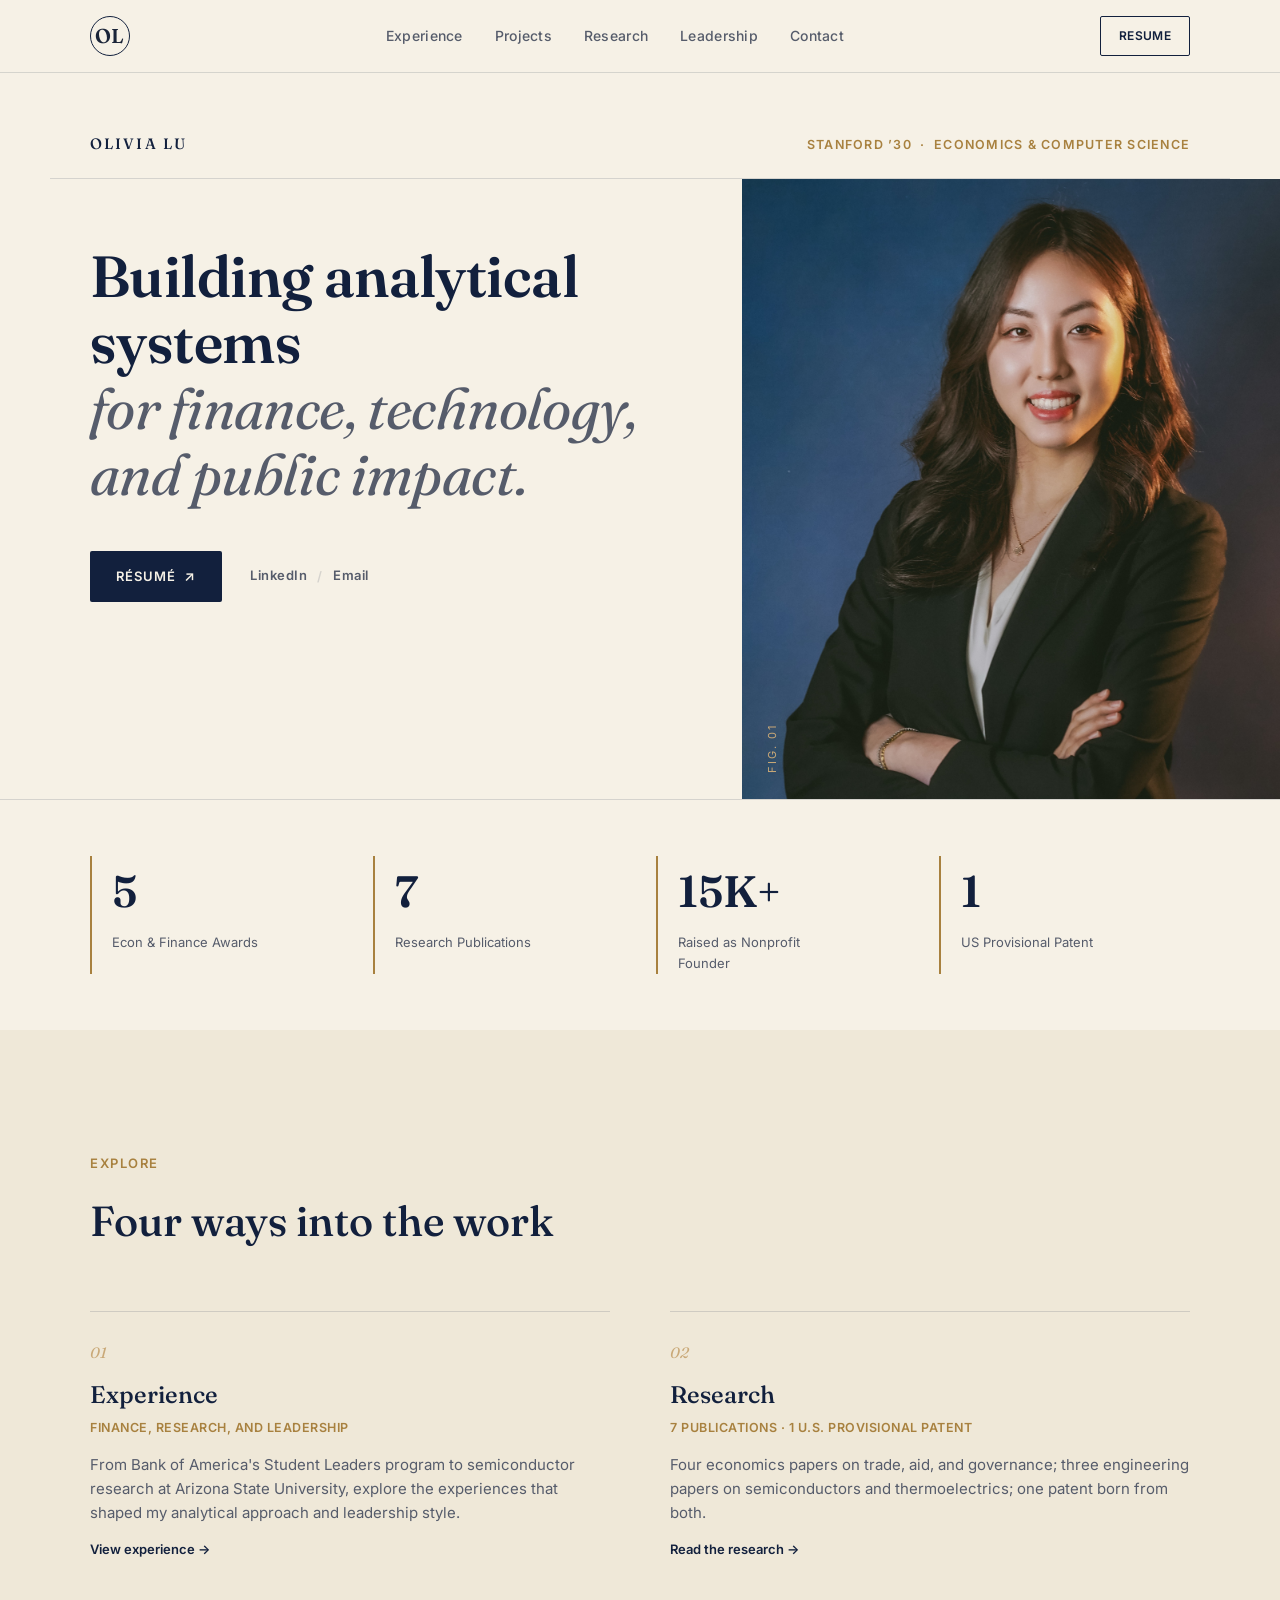
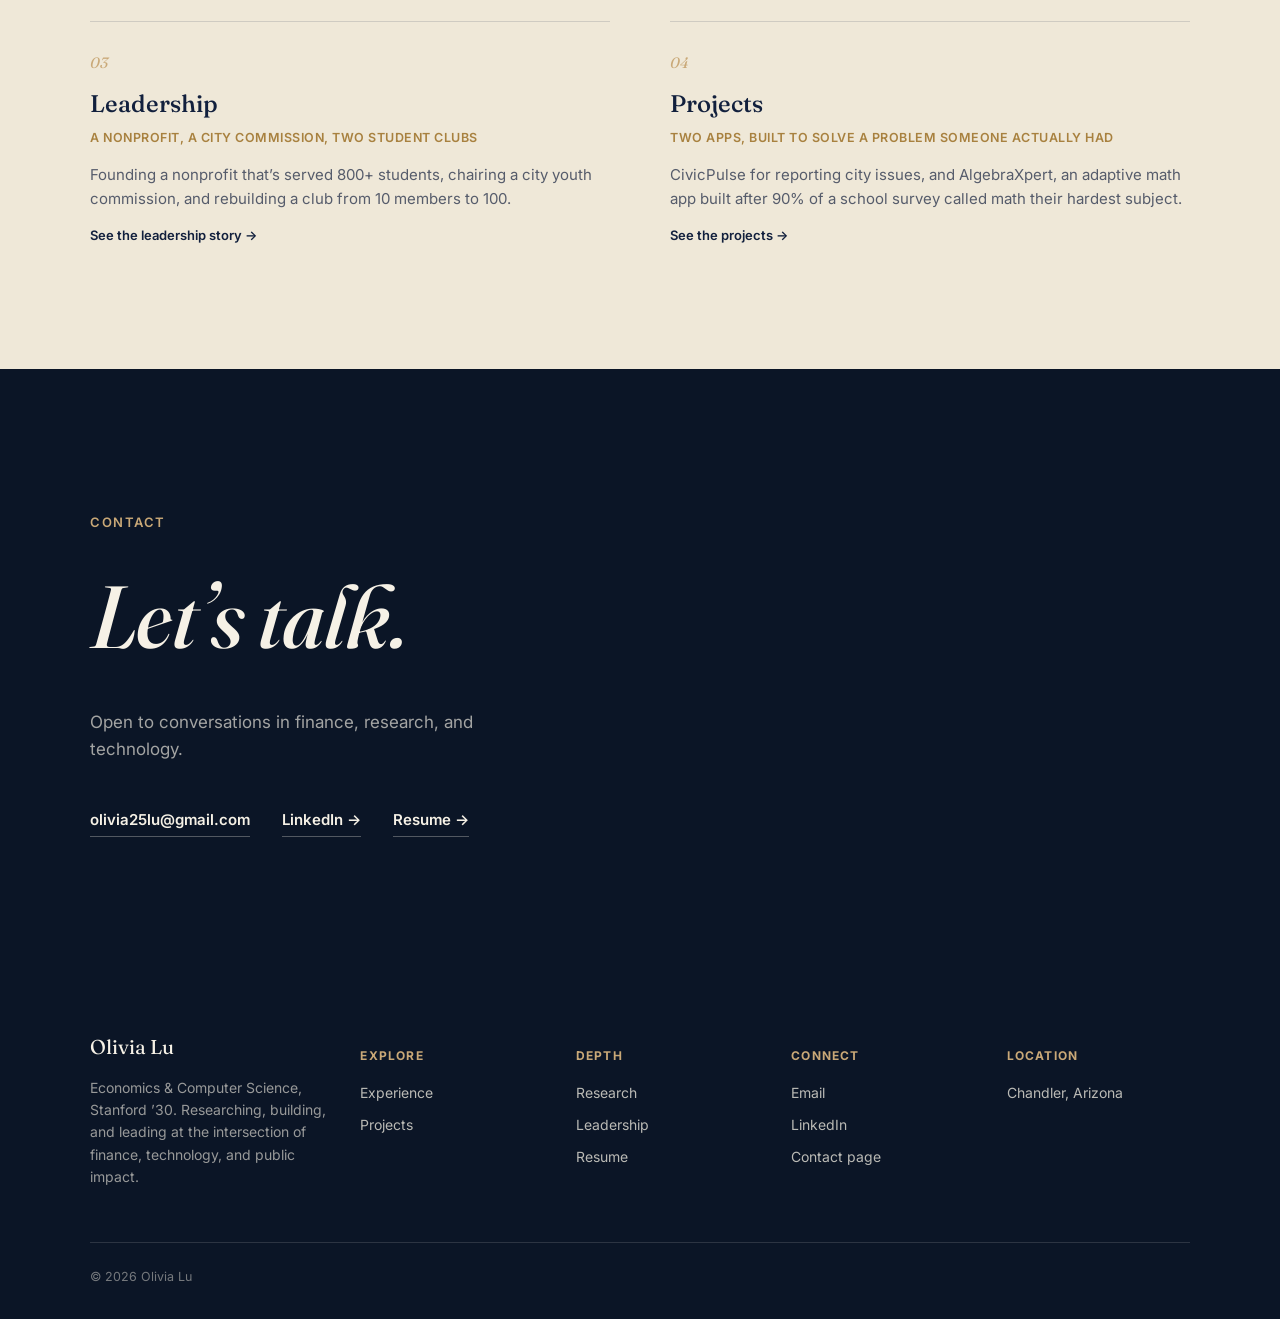
<file: index.html>
<!DOCTYPE html>
<html lang="en">
<head>
<meta charset="UTF-8">
<meta name="viewport" content="width=device-width, initial-scale=1.0">
<title>Olivia Lu — Economics &amp; Computer Science</title>
<meta name="description" content="Olivia Lu — Researcher, builder, and civic leader working at the intersection of economics, finance, and technology.">
<link rel="preconnect" href="https://fonts.googleapis.com">
<link rel="preconnect" href="https://fonts.gstatic.com" crossorigin>
<link href="https://fonts.googleapis.com/css2?family=Fraunces:ital,opsz,wght@0,9..144,300;0,9..144,500;0,9..144,600;1,9..144,400;1,9..144,500&family=Inter:wght@300;400;500;600;700&display=swap" rel="stylesheet">
<link rel="stylesheet" href="styles.css">
</head>
<body>

<header class="site-header">
  <div class="wrap header-inner">
    <a href="index.html" class="brand">OL</a>
    <nav class="nav" id="nav">
      <a href="experience.html">Experience</a>
      <a href="projects.html">Projects</a>
      <a href="research.html">Research</a>
      <a href="leadership.html">Leadership</a>
      <a href="contact.html">Contact</a>
    </nav>
    <a class="btn btn-small btn-outline resume-link" href="resume.html">Resume</a>
    <button class="nav-toggle" id="navToggle" aria-label="Toggle navigation">
      <span></span><span></span><span></span>
    </button>
  </div>
</header>

<main>

  <!-- HERO -->
  <section id="home" class="hero">
    <div class="hero-masthead wrap reveal">
      <span class="hero-masthead-name">Olivia Lu</span>
      <span class="hero-masthead-cred">Stanford &rsquo;30 &nbsp;&middot;&nbsp; Economics &amp; Computer Science</span>
    </div>

    <div class="hero-stage">
      <div class="wrap hero-stage-inner">
        <div class="hero-statement">
          <p class="hero-thesis reveal">
            <span class="thesis-line-1">Building analytical systems</span><br>
            <span class="thesis-line-2">for finance, technology, and public impact.</span>
          </p>
          <div class="hero-cta reveal">
            <a class="hero-cta-primary" href="resume.html">R&eacute;sum&eacute; <span class="cta-arrow">&#8599;</span></a>
            <div class="hero-cta-secondary">
              <a href="https://www.linkedin.com/in/olivialu3/" target="_blank" rel="noopener">LinkedIn</a>
              <span class="cta-divider">/</span>
              <a href="mailto:olivia25lu@gmail.com">Email</a>
            </div>
          </div>
        </div>
      </div>
      <div class="hero-portrait reveal">
        <img src="olivia-headshot.jpg" alt="Olivia Lu">
        <span class="hero-portrait-caption">Fig. 01</span>
      </div>
    </div>
    <div class="hero-stage-rule"></div>
  </section>

  <!-- STATS -->
  <section class="stats">
    <div class="wrap stats-grid">
      <div class="stat reveal"><span class="stat-num" data-count="5">0</span><span class="stat-label">Econ &amp; Finance Awards</span></div>
      <div class="stat reveal"><span class="stat-num" data-count="7">0</span><span class="stat-label">Research Publications</span></div>
      <div class="stat prefix-dollar reveal"><span class="stat-num" data-count="15">0</span><span class="stat-suffix">K+</span><span class="stat-label">Raised as Nonprofit Founder</span></div>
      <div class="stat reveal"><span class="stat-num" data-count="1">0</span><span class="stat-label">US Provisional Patent</span></div>
    </div>
  </section>

  <!-- EXPLORE GRID -->
  <section class="projects" style="background:var(--cream-2);">
    <div class="wrap">
      <p class="section-eyebrow reveal">Explore</p>
      <h2 class="section-title reveal">Four ways into the work</h2>
      <div class="project-grid">

        <article class="project reveal">
          <span class="project-num">01</span>
          <h3><a href="experience.html">Experience</a></h3>
          <p class="project-tag">Finance, research, and leadership</p>
          <p>From Bank of America's Student Leaders program to semiconductor research at Arizona State University, explore the experiences that shaped my analytical approach and leadership style.</p>
          <p class="project-meta"><a href="experience.html">View experience &rarr;</a></p>
        </article>

        <article class="project reveal">
          <span class="project-num">02</span>
          <h3><a href="research.html">Research</a></h3>
          <p class="project-tag">7 publications &middot; 1 U.S. provisional patent</p>
          <p>Four economics papers on trade, aid, and governance; three engineering papers on semiconductors and thermoelectrics; one patent born from both.</p>
          <p class="project-meta"><a href="research.html">Read the research &rarr;</a></p>
        </article>

        <article class="project reveal">
          <span class="project-num">03</span>
          <h3><a href="leadership.html">Leadership</a></h3>
          <p class="project-tag">A nonprofit, a city commission, two student clubs</p>
          <p>Founding a nonprofit that&rsquo;s served 800+ students, chairing a city youth commission, and rebuilding a club from 10 members to 100.</p>
          <p class="project-meta"><a href="leadership.html">See the leadership story &rarr;</a></p>
        </article>

        <article class="project reveal">
          <span class="project-num">04</span>
          <h3><a href="projects.html">Projects</a></h3>
          <p class="project-tag">Two apps, built to solve a problem someone actually had</p>
          <p>CivicPulse for reporting city issues, and AlgebraXpert, an adaptive math app built after 90% of a school survey called math their hardest subject.</p>
          <p class="project-meta"><a href="projects.html">See the projects &rarr;</a></p>
        </article>

      </div>
    </div>
  </section>

  <!-- CONTACT -->
  <section id="contact" class="contact">
    <div class="wrap contact-inner">
      <p class="section-eyebrow light reveal">Contact</p>
      <h2 class="contact-title reveal">Let&rsquo;s talk.</h2>
      <p class="contact-sub reveal">Open to conversations in finance, research, and technology.</p>
      <div class="contact-links reveal">
        <a href="mailto:olivia25lu@gmail.com">olivia25lu@gmail.com</a>
        <a href="https://www.linkedin.com/in/olivialu3/" target="_blank" rel="noopener">LinkedIn &rarr;</a>
        <a href="resume.html">Resume &rarr;</a>
      </div>
    </div>
  </section>

</main>

<footer class="footer-sitemap">
  <div class="wrap">
    <div class="fs-grid">
      <div>
        <div class="fs-brand">Olivia Lu</div>
        <p class="fs-tag">Economics &amp; Computer Science, Stanford &rsquo;30. Researching, building, and leading at the intersection of finance, technology, and public impact.</p>
      </div>
      <div><h4>Explore</h4>
        <a href="experience.html">Experience</a>
        <a href="projects.html">Projects</a>
      </div>
      <div><h4>Depth</h4>
        <a href="research.html">Research</a>
        <a href="leadership.html">Leadership</a>
        <a href="resume.html">Resume</a>
      </div>
      <div><h4>Connect</h4>
        <a href="mailto:olivia25lu@gmail.com">Email</a>
        <a href="https://www.linkedin.com/in/olivialu3/" target="_blank" rel="noopener">LinkedIn</a>
        <a href="contact.html">Contact page</a>
      </div>
      <div><h4>Location</h4>
        <span style="display:block;font-size:14px;color:rgba(246,241,230,.75);">Chandler, Arizona</span>
      </div>
    </div>
    <div class="fs-bottom">
      <span>&copy; 2026 Olivia Lu</span>
      
    </div>
  </div>
</footer>

<script src="script.js"></script>
</body>
</html>
</file>
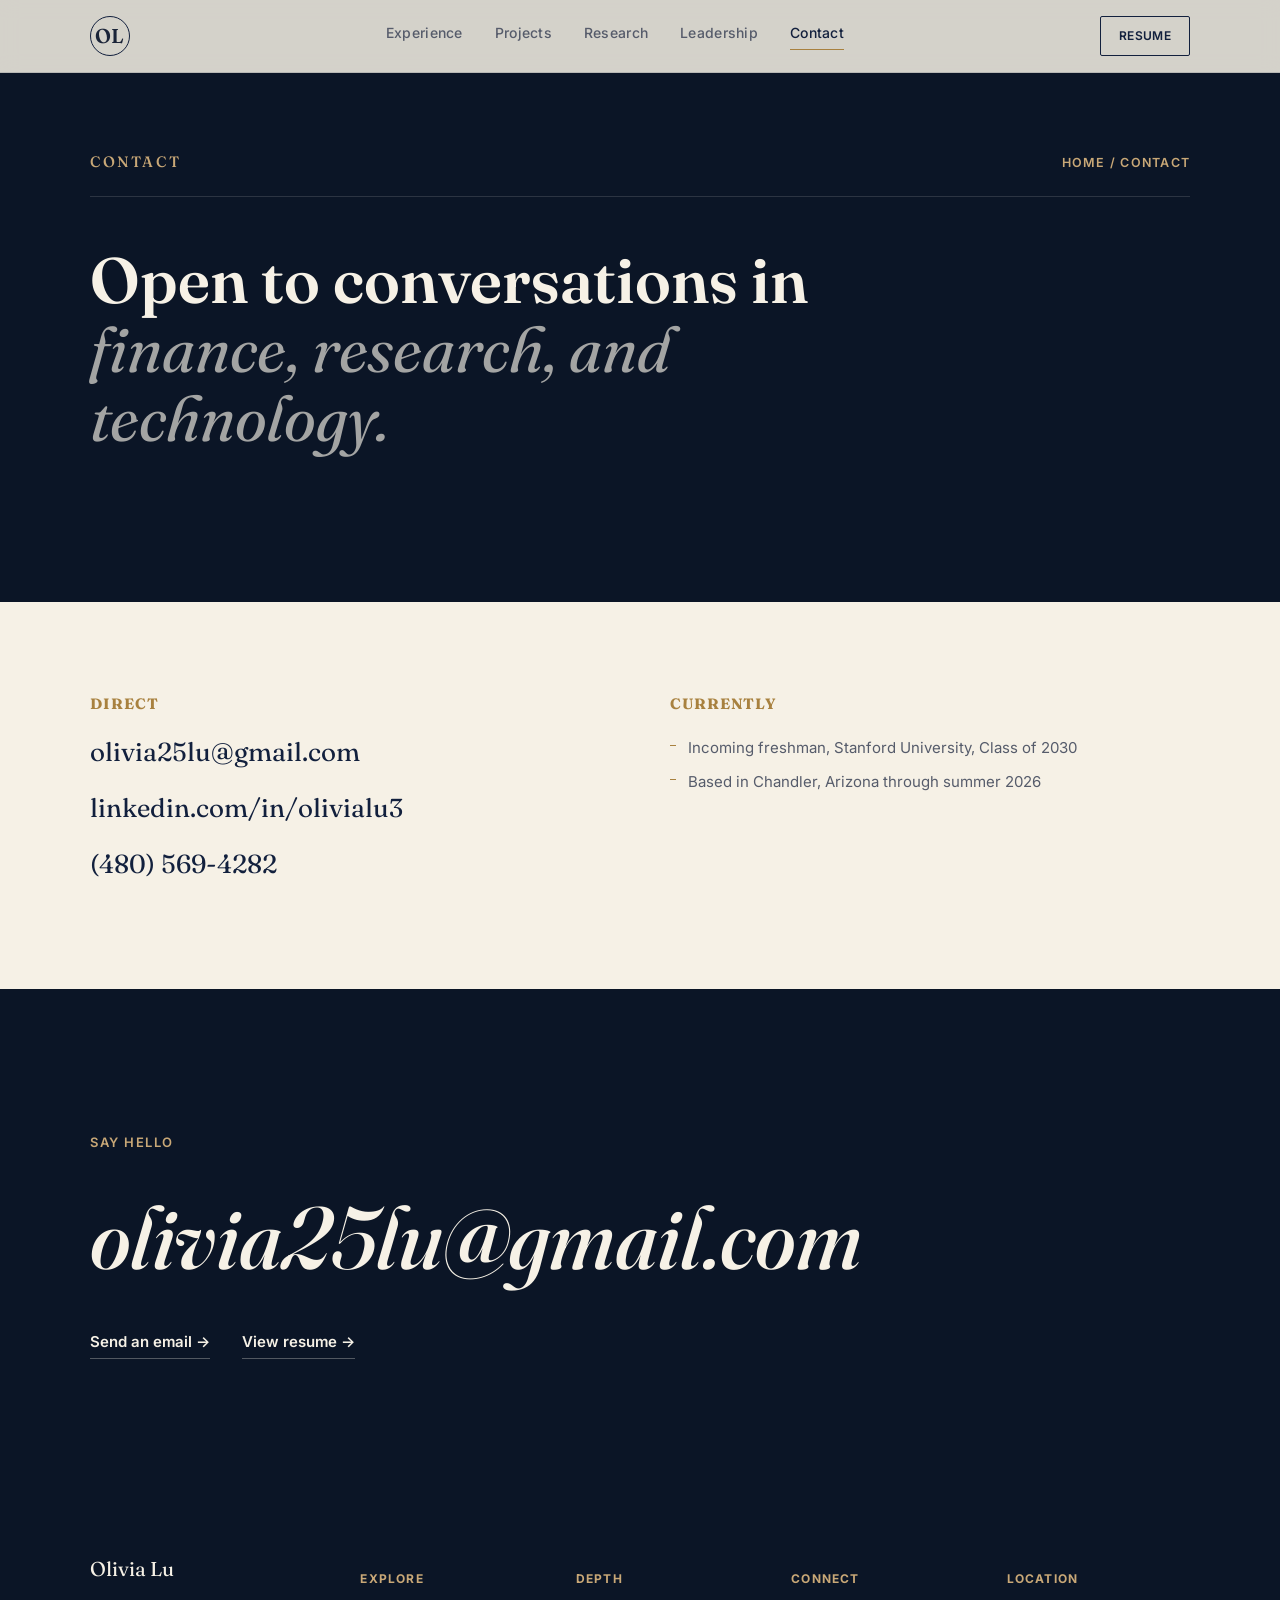
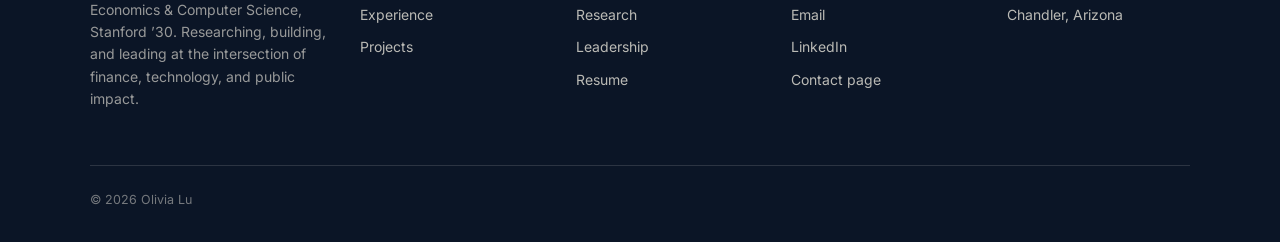
<file: contact.html>
<!DOCTYPE html>
<html lang="en">
<head>
<meta charset="UTF-8">
<meta name="viewport" content="width=device-width, initial-scale=1.0">
<title>Contact — Olivia Lu</title>
<link rel="preconnect" href="https://fonts.googleapis.com">
<link rel="preconnect" href="https://fonts.gstatic.com" crossorigin>
<link href="https://fonts.googleapis.com/css2?family=Fraunces:ital,opsz,wght@0,9..144,300;0,9..144,500;0,9..144,600;1,9..144,400;1,9..144,500&family=Inter:wght@300;400;500;600;700&display=swap" rel="stylesheet">
<link rel="stylesheet" href="styles.css">
<style>
  .contact-page-hero { background:var(--navy-deep); color:var(--cream); padding:150px 0 90px; }
  .contact-page-hero .page-crumb, .contact-page-hero .page-kicker { color:var(--brass-soft); }
  .contact-page-hero .page-title { color:var(--cream); }
  .contact-page-hero .page-title em { color:rgba(246,241,230,.65); }
  .contact-page-hero .page-eyebrow-row { border-bottom-color:rgba(246,241,230,.14); }
  .contact-page-hero .page-intro { color:rgba(246,241,230,.65); }
  .contact-grid { display:grid; grid-template-columns:1fr 1fr; gap:60px; }
  .contact-block h3 { font-size:15px; letter-spacing:.06em; text-transform:uppercase; color:var(--brass); margin-bottom:16px; }
  .contact-block .big-link { display:block; font-family:var(--ff-display); font-size:26px; color:var(--navy); margin-bottom:14px; }
  .contact-block .big-link:hover { color:var(--brass); }
  .avail-list { display:flex; flex-direction:column; gap:10px; margin-top:20px; }
  .avail-list li { font-size:15px; color:var(--ink-soft); padding-left:18px; position:relative; }
  .avail-list li::before { content:""; position:absolute; left:0; top:9px; width:6px; height:1px; background:var(--brass); }
  @media (max-width:760px){ .contact-grid{ grid-template-columns:1fr; } }
</style>
</head>
<body>

<header class="site-header">
  <div class="wrap header-inner">
    <a href="index.html" class="brand">OL</a>
    <nav class="nav" id="nav">
      <a href="experience.html">Experience</a>
      <a href="projects.html">Projects</a>
      <a href="research.html">Research</a>
      <a href="leadership.html">Leadership</a>
      <a href="contact.html" class="active">Contact</a>
    </nav>
    <a class="btn btn-small btn-outline resume-link" href="resume.html">Resume</a>
    <button class="nav-toggle" id="navToggle" aria-label="Toggle navigation"><span></span><span></span><span></span></button>
  </div>
</header>

<main>
  <section class="page-hero contact-page-hero">
    <div class="wrap page-hero-inner" style="padding-top:0;">
      <div class="page-eyebrow-row">
        <span class="page-kicker">Contact</span>
        <span class="page-crumb"><a href="index.html">Home</a> / Contact</span>
      </div>
      <h1 class="page-title">Open to conversations in <em>finance, research, and technology.</em></h1>
      
    </div>
  </section>

  <section class="content-section">
    <div class="wrap contact-grid">
      <div class="contact-block reveal">
        <h3>Direct</h3>
        <a class="big-link" href="mailto:olivia25lu@gmail.com">olivia25lu@gmail.com</a>
        <a class="big-link" href="https://www.linkedin.com/in/olivialu3/" target="_blank" rel="noopener">linkedin.com/in/olivialu3</a>
        <a class="big-link" href="tel:+14805694282">(480) 569-4282</a>
      </div>
      <div class="contact-block reveal">
        <h3>Currently</h3>
        <ul class="avail-list">
          <li>Incoming freshman, Stanford University, Class of 2030</li>
          <li>Based in Chandler, Arizona through summer 2026</li>
        </ul>
      </div>
    </div>
  </section>

  <section class="contact">
    <div class="wrap contact-inner">
      <p class="section-eyebrow light reveal">Say hello</p>
      <h2 class="contact-title reveal">olivia25lu@gmail.com</h2>

      <div class="contact-links reveal">
        <a href="mailto:olivia25lu@gmail.com">Send an email &rarr;</a>
        <a href="resume.html">View resume &rarr;</a>
      </div>
    </div>
  </section>
</main>

<footer class="footer-sitemap">
  <div class="wrap">
    <div class="fs-grid">
      <div><div class="fs-brand">Olivia Lu</div><p class="fs-tag">Economics &amp; Computer Science, Stanford &rsquo;30. Researching, building, and leading at the intersection of finance, technology, and public impact.</p></div>
      <div><h4>Explore</h4><a href="experience.html">Experience</a><a href="projects.html">Projects</a></div>
      <div><h4>Depth</h4><a href="research.html">Research</a><a href="leadership.html">Leadership</a><a href="resume.html">Resume</a></div>
      <div><h4>Connect</h4><a href="mailto:olivia25lu@gmail.com">Email</a><a href="https://www.linkedin.com/in/olivialu3/" target="_blank" rel="noopener">LinkedIn</a><a href="contact.html">Contact page</a></div>
      <div><h4>Location</h4><span style="display:block;font-size:14px;color:rgba(246,241,230,.75);">Chandler, Arizona</span></div>
    </div>
    <div class="fs-bottom"><span>&copy; 2026 Olivia Lu</span></div>
  </div>
</footer>

<script src="script.js"></script>
</body>
</html>
</file>
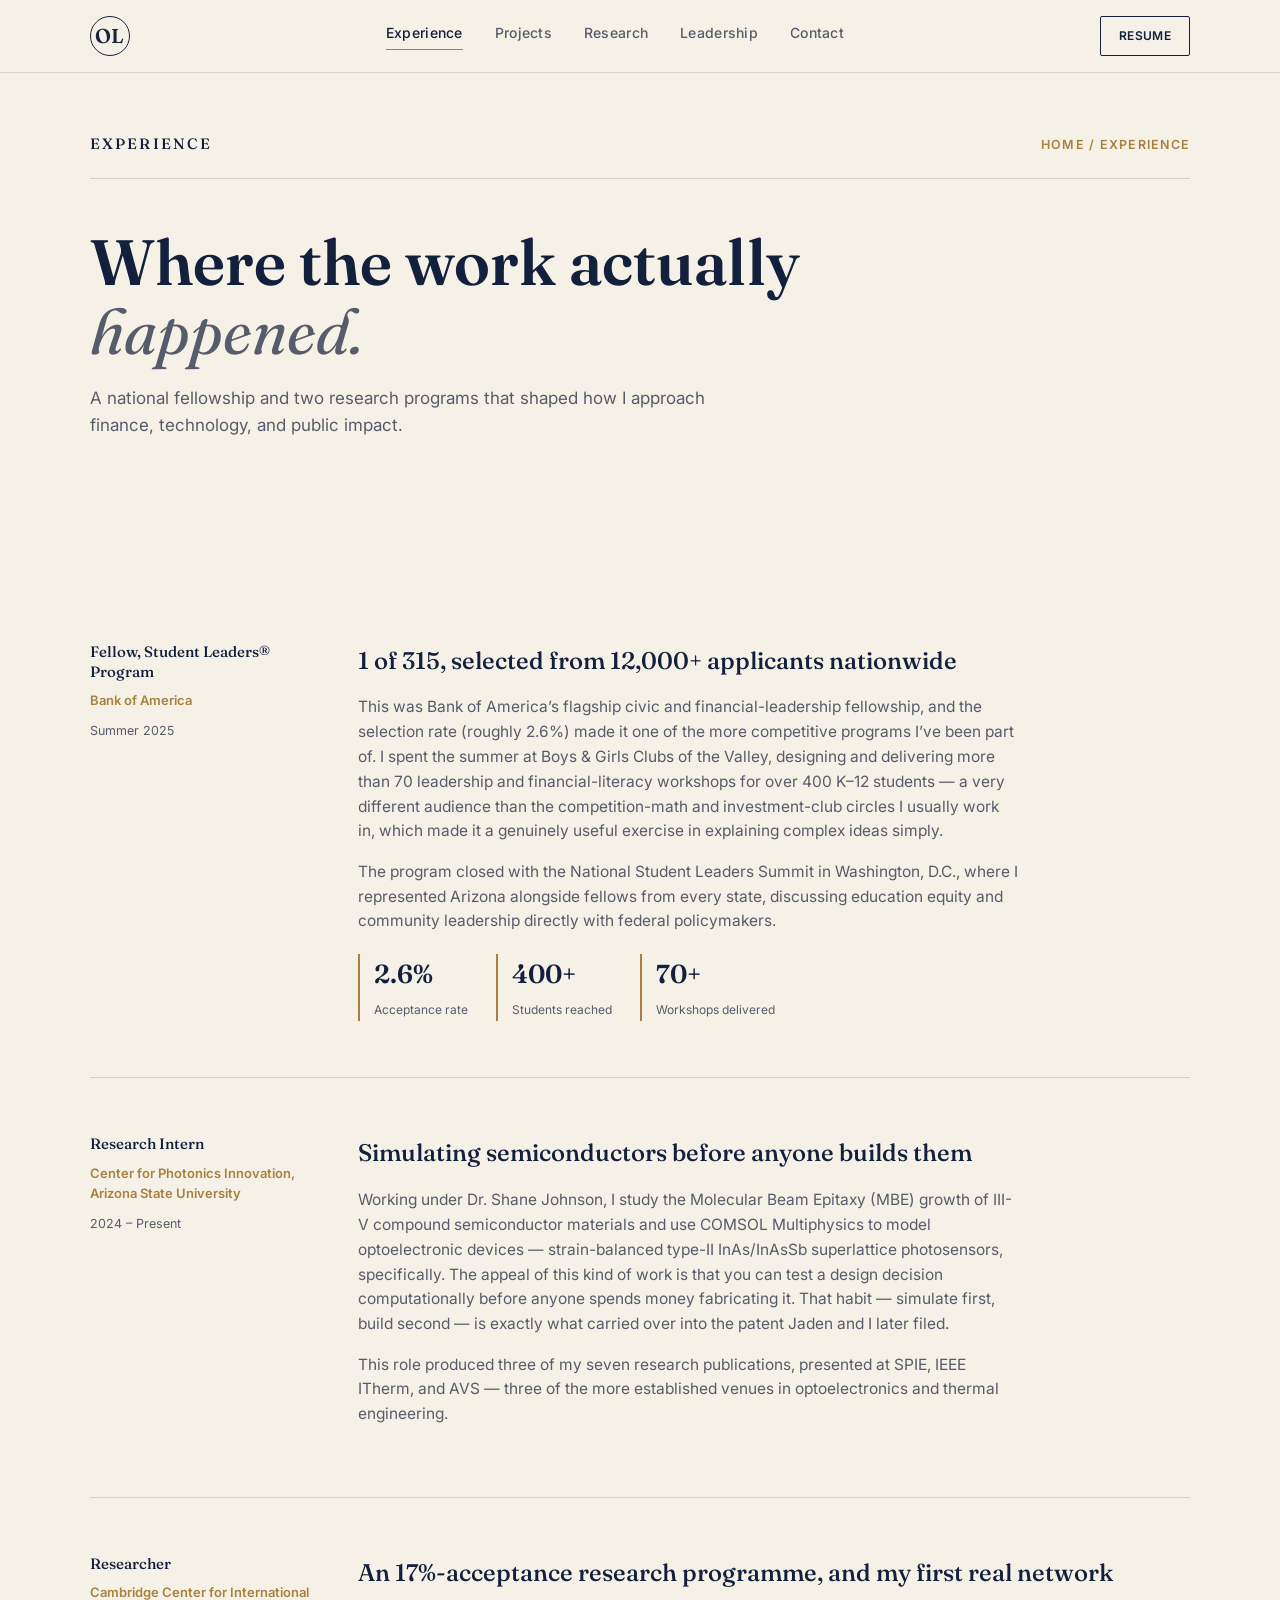
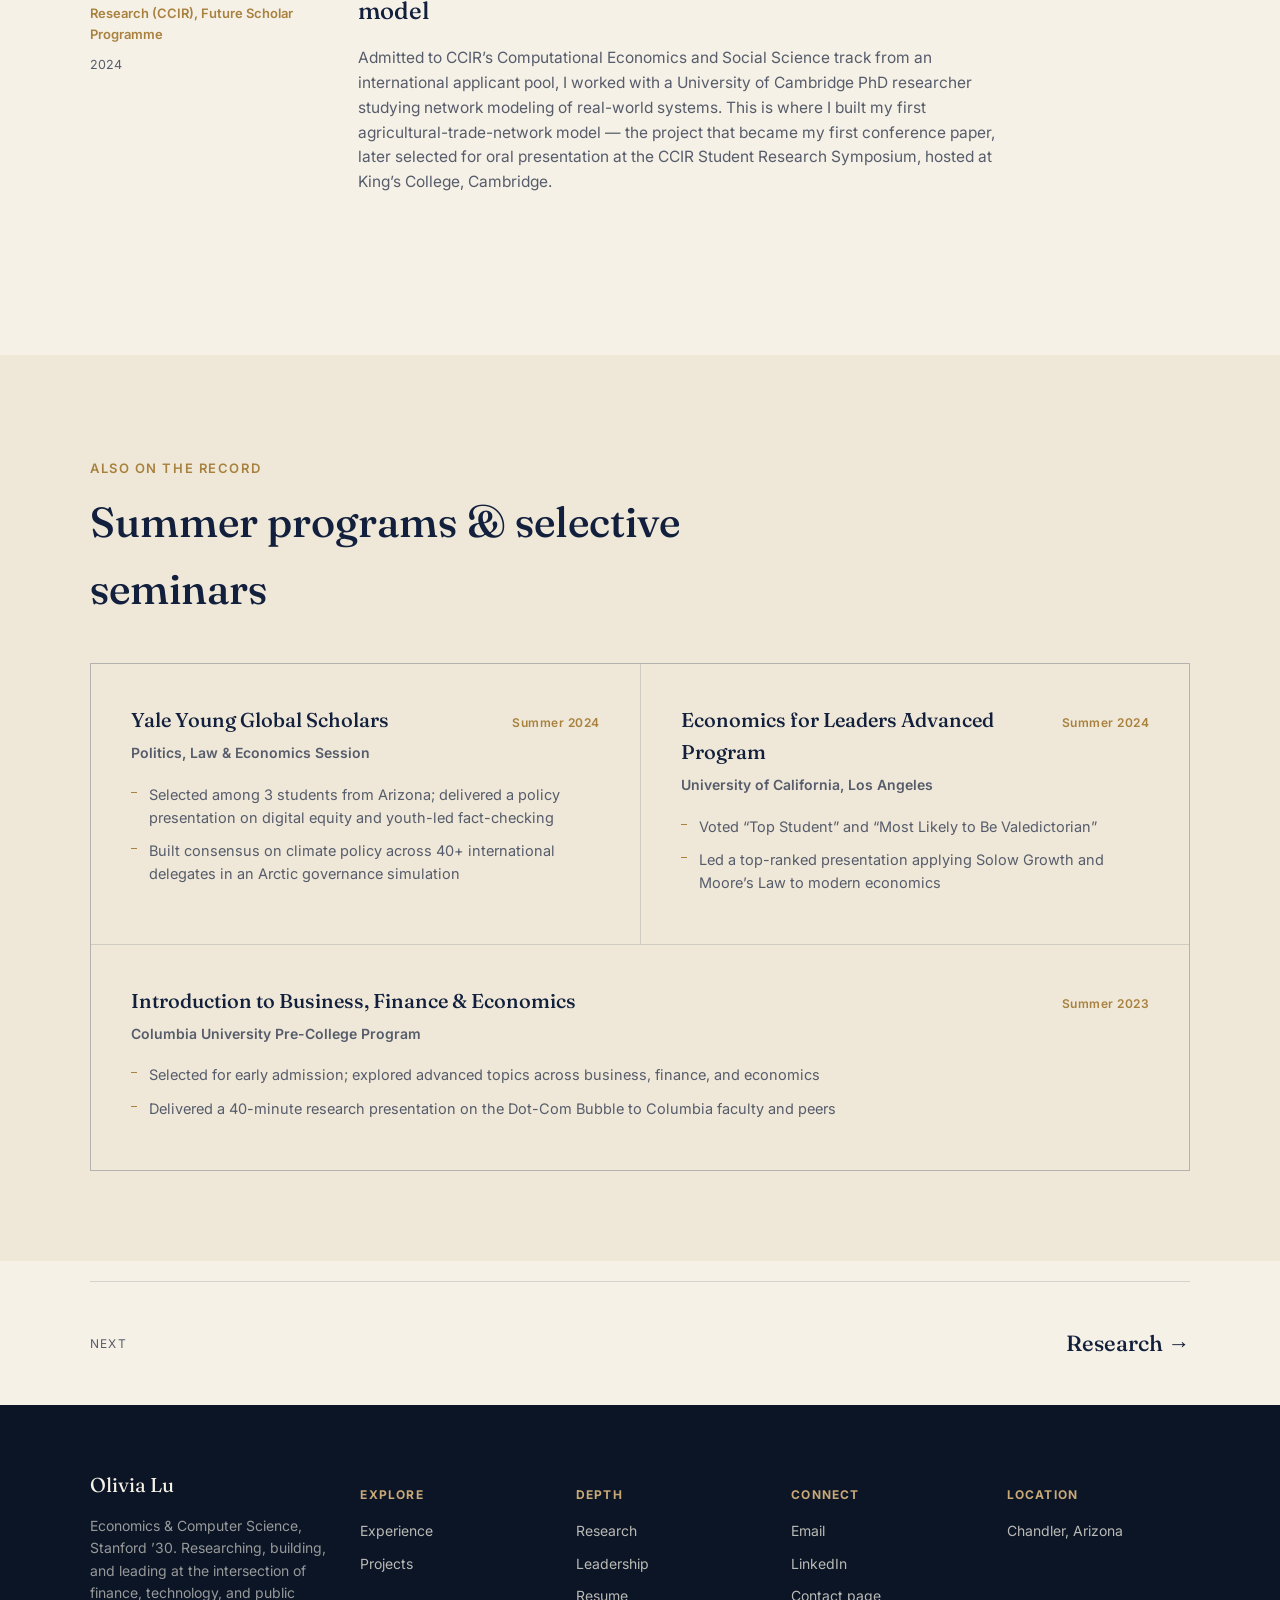
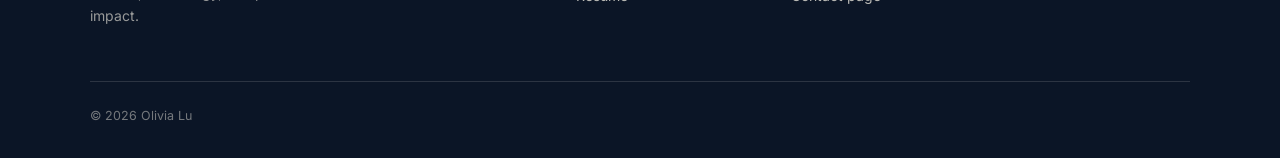
<file: experience.html>
<!DOCTYPE html>
<html lang="en">
<head>
<meta charset="UTF-8">
<meta name="viewport" content="width=device-width, initial-scale=1.0">
<title>Experience — Olivia Lu</title>
<link rel="preconnect" href="https://fonts.googleapis.com">
<link rel="preconnect" href="https://fonts.gstatic.com" crossorigin>
<link href="https://fonts.googleapis.com/css2?family=Fraunces:ital,opsz,wght@0,9..144,300;0,9..144,500;0,9..144,600;1,9..144,400;1,9..144,500&family=Inter:wght@300;400;500;600;700&display=swap" rel="stylesheet">
<link rel="stylesheet" href="styles.css">
</head>
<body>

<header class="site-header">
  <div class="wrap header-inner">
    <a href="index.html" class="brand">OL</a>
    <nav class="nav" id="nav">
      <a href="experience.html" class="active">Experience</a>
      <a href="projects.html">Projects</a>
      <a href="research.html">Research</a>
      <a href="leadership.html">Leadership</a>
      <a href="contact.html">Contact</a>
    </nav>
    <a class="btn btn-small btn-outline resume-link" href="resume.html">Resume</a>
    <button class="nav-toggle" id="navToggle" aria-label="Toggle navigation"><span></span><span></span><span></span></button>
  </div>
</header>

<main>
  <section class="page-hero">
    <div class="wrap page-hero-inner">
      <div class="page-eyebrow-row">
        <span class="page-kicker">Experience</span>
        <span class="page-crumb"><a href="index.html">Home</a> / Experience</span>
      </div>
      <h1 class="page-title">Where the work actually <em>happened.</em></h1>
      <p class="page-intro">A national fellowship and two research programs that shaped how I approach finance, technology, and public impact.</p>
    </div>
  </section>

  <section class="content-section">
    <div class="wrap">

      <div class="story reveal">
        <div>
          <div class="story-role">Fellow, Student Leaders&reg; Program</div>
          <div class="story-org">Bank of America</div>
          <div class="story-date">Summer 2025</div>
        </div>
        <div class="story-body">
          <h3>1 of 315, selected from 12,000+ applicants nationwide</h3>
          <p>This was Bank of America&rsquo;s flagship civic and financial-leadership fellowship, and the selection rate (roughly 2.6%) made it one of the more competitive programs I&rsquo;ve been part of. I spent the summer at Boys &amp; Girls Clubs of the Valley, designing and delivering more than 70 leadership and financial-literacy workshops for over 400 K&ndash;12 students &mdash; a very different audience than the competition-math and investment-club circles I usually work in, which made it a genuinely useful exercise in explaining complex ideas simply.</p>
          <p>The program closed with the National Student Leaders Summit in Washington, D.C., where I represented Arizona alongside fellows from every state, discussing education equity and community leadership directly with federal policymakers.</p>
          <div class="story-stats">
            <div class="story-stat"><span class="n">2.6%</span><span class="l">Acceptance rate</span></div>
            <div class="story-stat"><span class="n">400+</span><span class="l">Students reached</span></div>
            <div class="story-stat"><span class="n">70+</span><span class="l">Workshops delivered</span></div>
          </div>
        </div>
      </div>

      <div class="story reveal">
        <div>
          <div class="story-role">Research Intern</div>
          <div class="story-org">Center for Photonics Innovation, Arizona State University</div>
          <div class="story-date">2024 &ndash; Present</div>
        </div>
        <div class="story-body">
          <h3>Simulating semiconductors before anyone builds them</h3>
          <p>Working under Dr. Shane Johnson, I study the Molecular Beam Epitaxy (MBE) growth of III-V compound semiconductor materials and use COMSOL Multiphysics to model optoelectronic devices &mdash; strain-balanced type-II InAs/InAsSb superlattice photosensors, specifically. The appeal of this kind of work is that you can test a design decision computationally before anyone spends money fabricating it. That habit &mdash; simulate first, build second &mdash; is exactly what carried over into the patent Jaden and I later filed.</p>
          <p>This role produced three of my seven research publications, presented at SPIE, IEEE ITherm, and AVS &mdash; three of the more established venues in optoelectronics and thermal engineering.</p>
        </div>
      </div>

      <div class="story reveal">
        <div>
          <div class="story-role">Researcher</div>
          <div class="story-org">Cambridge Center for International Research (CCIR), Future Scholar Programme</div>
          <div class="story-date">2024</div>
        </div>
        <div class="story-body">
          <h3>An 17%-acceptance research programme, and my first real network model</h3>
          <p>Admitted to CCIR&rsquo;s Computational Economics and Social Science track from an international applicant pool, I worked with a University of Cambridge PhD researcher studying network modeling of real-world systems. This is where I built my first agricultural-trade-network model &mdash; the project that became my first conference paper, later selected for oral presentation at the CCIR Student Research Symposium, hosted at King&rsquo;s College, Cambridge.</p>
        </div>
      </div>

    </div>
  </section>

  <section class="content-section alt">
    <div class="wrap">
      <p class="section-eyebrow reveal">Also on the record</p>
      <h2 class="section-title reveal">Summer programs &amp; selective seminars</h2>
      <div class="card-grid reveal">
        <article class="card">
          <div class="card-head"><h3>Yale Young Global Scholars</h3><span class="card-date">Summer 2024</span></div>
          <p class="card-org">Politics, Law &amp; Economics Session</p>
          <ul>
            <li>Selected among 3 students from Arizona; delivered a policy presentation on digital equity and youth-led fact-checking</li>
            <li>Built consensus on climate policy across 40+ international delegates in an Arctic governance simulation</li>
          </ul>
        </article>
        <article class="card">
          <div class="card-head"><h3>Economics for Leaders Advanced Program</h3><span class="card-date">Summer 2024</span></div>
          <p class="card-org">University of California, Los Angeles</p>
          <ul>
            <li>Voted &ldquo;Top Student&rdquo; and &ldquo;Most Likely to Be Valedictorian&rdquo;</li>
            <li>Led a top-ranked presentation applying Solow Growth and Moore&rsquo;s Law to modern economics</li>
          </ul>
        </article>
        <article class="card card-full">
          <div class="card-head"><h3>Introduction to Business, Finance &amp; Economics</h3><span class="card-date">Summer 2023</span></div>
          <p class="card-org">Columbia University Pre-College Program</p>
          <ul>
            <li>Selected for early admission; explored advanced topics across business, finance, and economics</li>
            <li>Delivered a 40-minute research presentation on the Dot-Com Bubble to Columbia faculty and peers</li>
          </ul>
        </article>
      </div>
    </div>
  </section>

  <div class="wrap">
    <div class="next-page"><span class="np-label">Next</span><a href="research.html">Research &rarr;</a></div>
  </div>
</main>

<footer class="footer-sitemap">
  <div class="wrap">
    <div class="fs-grid">
      <div><div class="fs-brand">Olivia Lu</div><p class="fs-tag">Economics &amp; Computer Science, Stanford &rsquo;30. Researching, building, and leading at the intersection of finance, technology, and public impact.</p></div>
      <div><h4>Explore</h4><a href="experience.html">Experience</a><a href="projects.html">Projects</a></div>
      <div><h4>Depth</h4><a href="research.html">Research</a><a href="leadership.html">Leadership</a><a href="resume.html">Resume</a></div>
      <div><h4>Connect</h4><a href="mailto:olivia25lu@gmail.com">Email</a><a href="https://www.linkedin.com/in/olivialu3/" target="_blank" rel="noopener">LinkedIn</a><a href="contact.html">Contact page</a></div>
      <div><h4>Location</h4><span style="display:block;font-size:14px;color:rgba(246,241,230,.75);">Chandler, Arizona</span></div>
    </div>
    <div class="fs-bottom"><span>&copy; 2026 Olivia Lu</span></div>
  </div>
</footer>

<script src="script.js"></script>
</body>
</html>
</file>
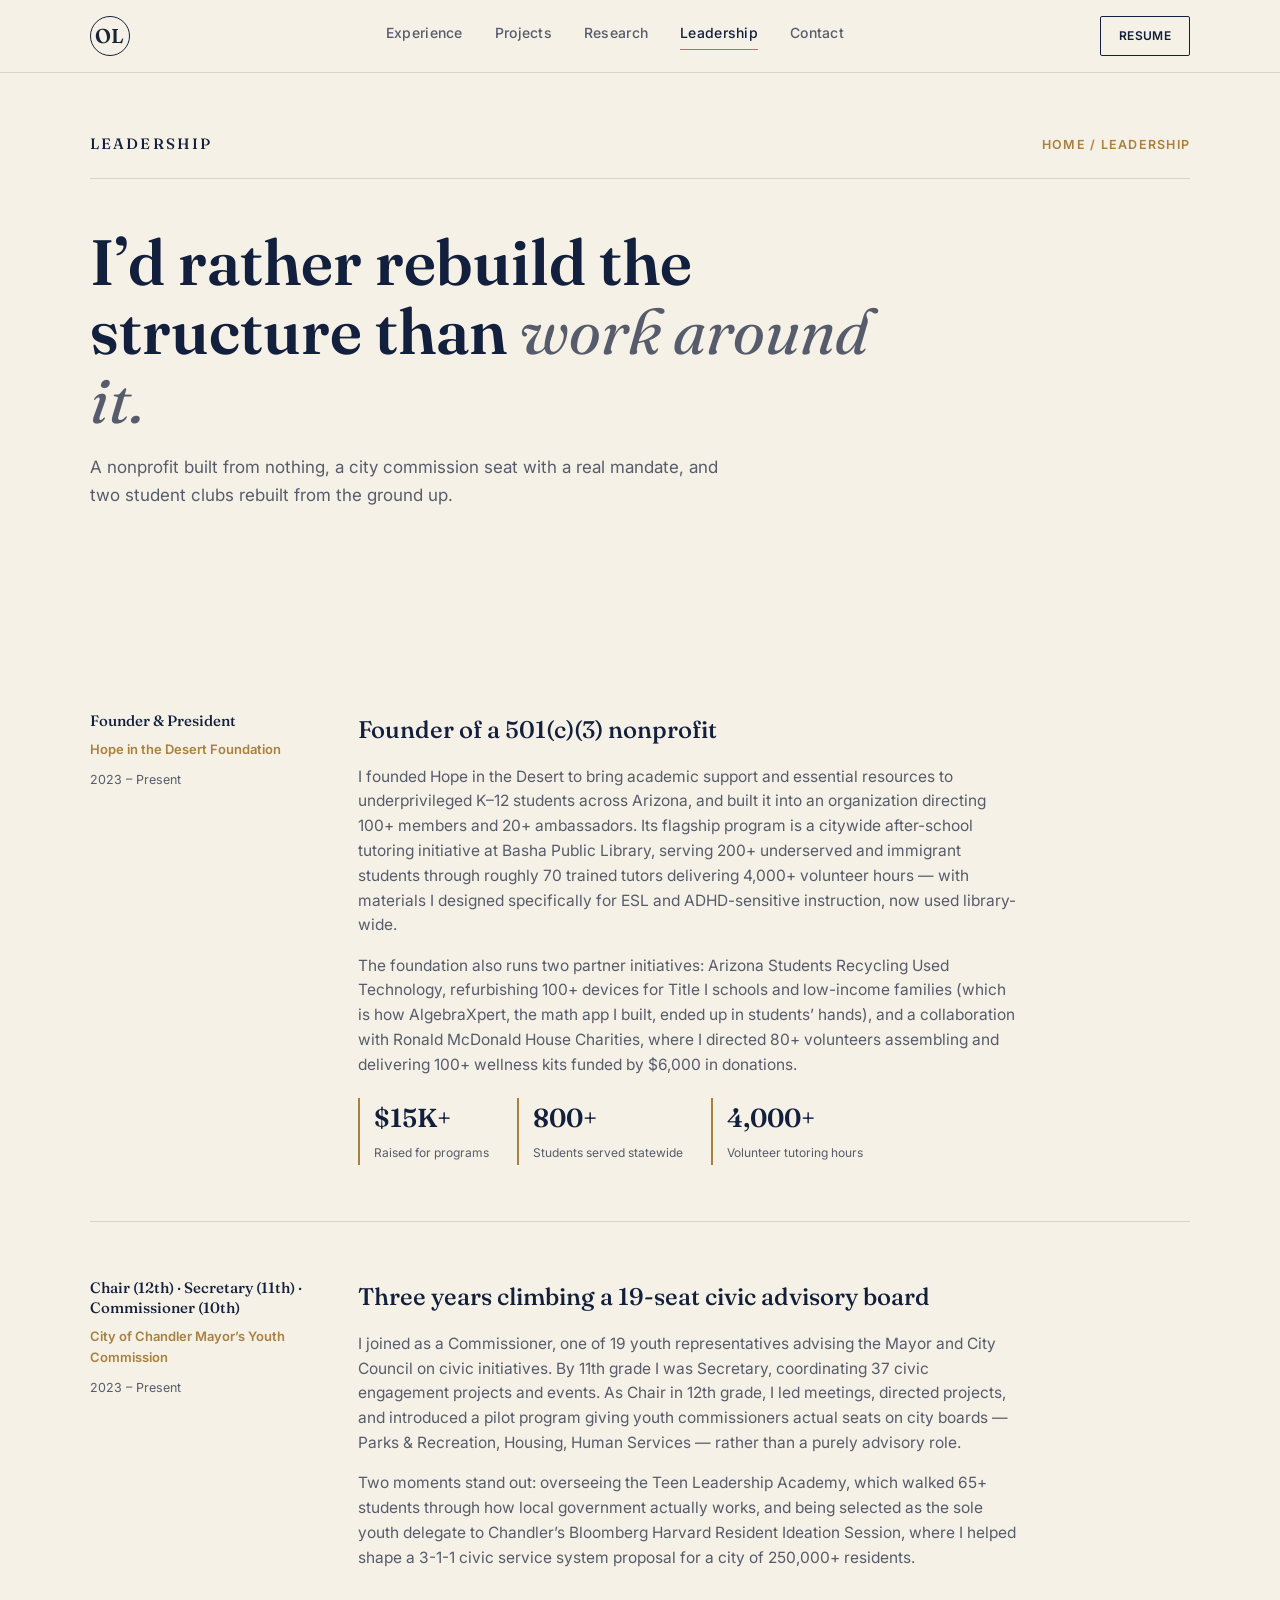
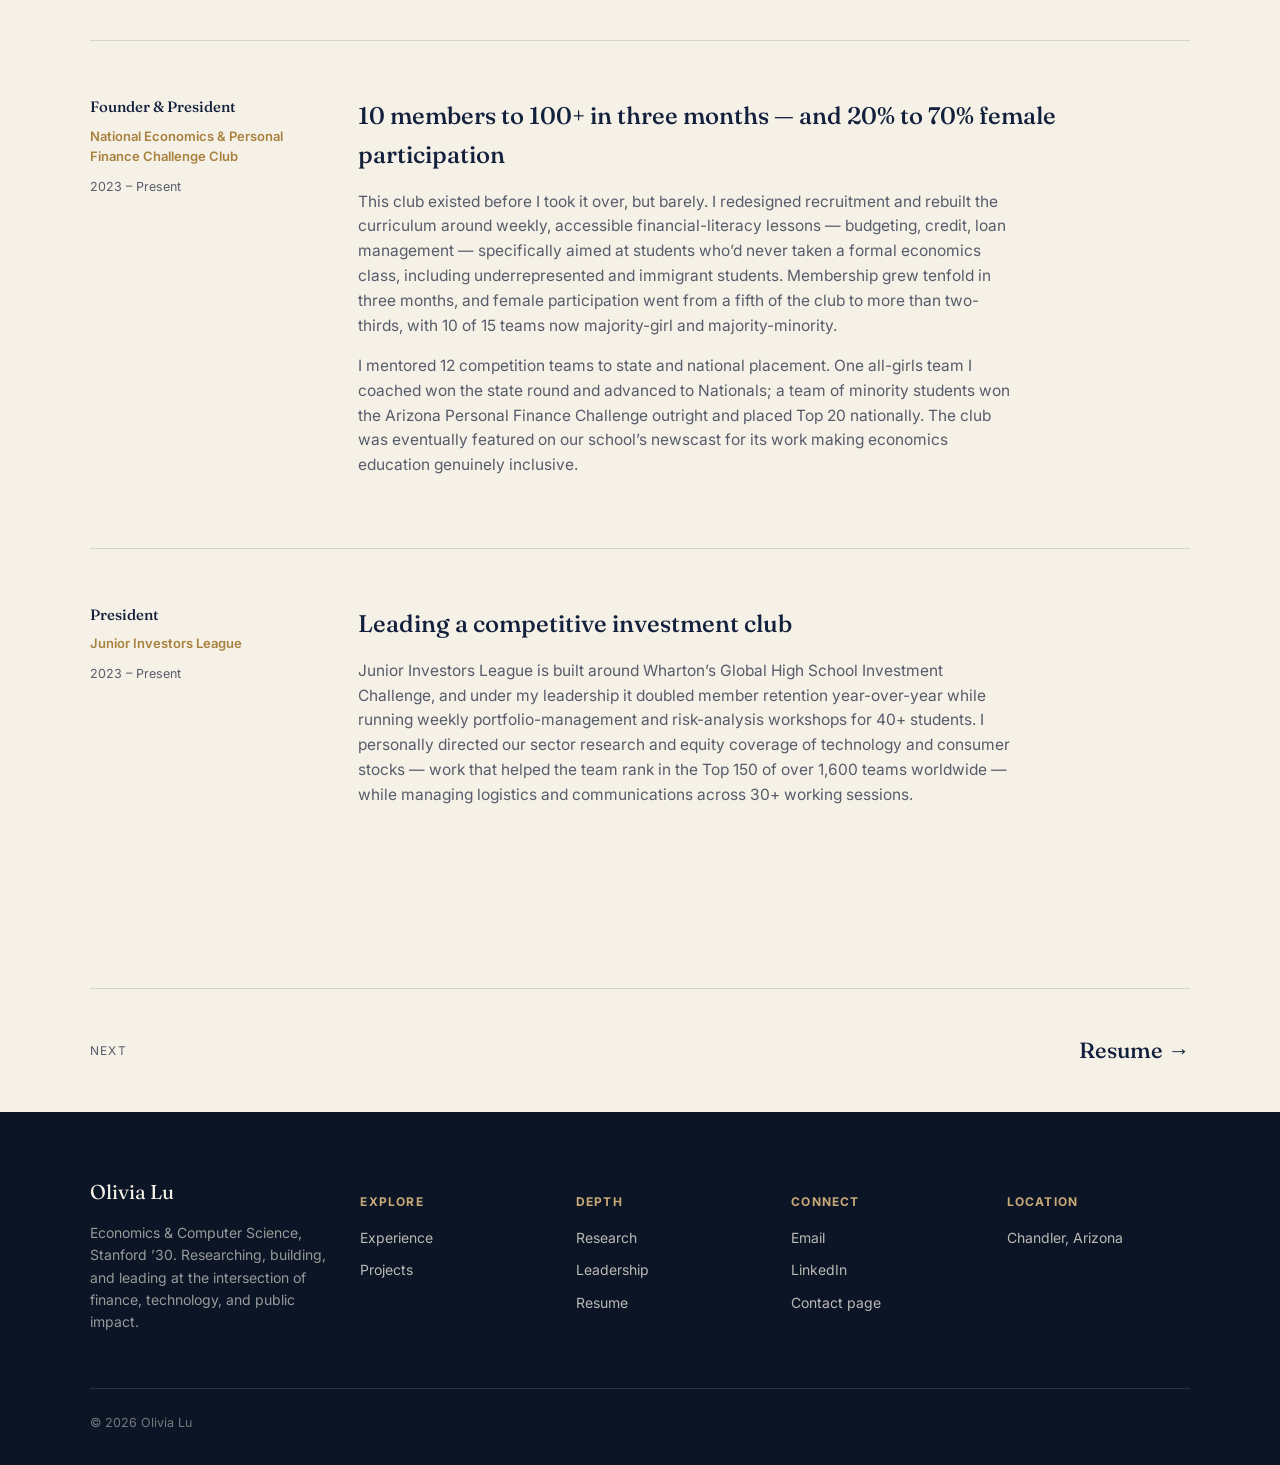
<file: leadership.html>
<!DOCTYPE html>
<html lang="en">
<head>
<meta charset="UTF-8">
<meta name="viewport" content="width=device-width, initial-scale=1.0">
<title>Leadership — Olivia Lu</title>
<link rel="preconnect" href="https://fonts.googleapis.com">
<link rel="preconnect" href="https://fonts.gstatic.com" crossorigin>
<link href="https://fonts.googleapis.com/css2?family=Fraunces:ital,opsz,wght@0,9..144,300;0,9..144,500;0,9..144,600;1,9..144,400;1,9..144,500&family=Inter:wght@300;400;500;600;700&display=swap" rel="stylesheet">
<link rel="stylesheet" href="styles.css">
</head>
<body>

<header class="site-header">
  <div class="wrap header-inner">
    <a href="index.html" class="brand">OL</a>
    <nav class="nav" id="nav">
      <a href="experience.html">Experience</a>
      <a href="projects.html">Projects</a>
      <a href="research.html">Research</a>
      <a href="leadership.html" class="active">Leadership</a>
      <a href="contact.html">Contact</a>
    </nav>
    <a class="btn btn-small btn-outline resume-link" href="resume.html">Resume</a>
    <button class="nav-toggle" id="navToggle" aria-label="Toggle navigation"><span></span><span></span><span></span></button>
  </div>
</header>

<main>
  <section class="page-hero">
    <div class="wrap page-hero-inner">
      <div class="page-eyebrow-row">
        <span class="page-kicker">Leadership</span>
        <span class="page-crumb"><a href="index.html">Home</a> / Leadership</span>
      </div>
      <h1 class="page-title">I&rsquo;d rather rebuild the structure than <em>work around it.</em></h1>
      <p class="page-intro">A nonprofit built from nothing, a city commission seat with a real mandate, and two student clubs rebuilt from the ground up.</p>
    </div>
  </section>

  <section class="content-section">
    <div class="wrap">

      <div class="story reveal">
        <div>
          <div class="story-role">Founder &amp; President</div>
          <div class="story-org">Hope in the Desert Foundation</div>
          <div class="story-date">2023 &ndash; Present</div>
        </div>
        <div class="story-body">
          <h3>Founder of a 501(c)(3) nonprofit</h3>
          <p>I founded Hope in the Desert to bring academic support and essential resources to underprivileged K&ndash;12 students across Arizona, and built it into an organization directing 100+ members and 20+ ambassadors. Its flagship program is a citywide after-school tutoring initiative at Basha Public Library, serving 200+ underserved and immigrant students through roughly 70 trained tutors delivering 4,000+ volunteer hours &mdash; with materials I designed specifically for ESL and ADHD-sensitive instruction, now used library-wide.</p>
          <p>The foundation also runs two partner initiatives: Arizona Students Recycling Used Technology, refurbishing 100+ devices for Title I schools and low-income families (which is how AlgebraXpert, the math app I built, ended up in students&rsquo; hands), and a collaboration with Ronald McDonald House Charities, where I directed 80+ volunteers assembling and delivering 100+ wellness kits funded by $6,000 in donations.</p>
          <div class="story-stats">
            <div class="story-stat"><span class="n">$15K+</span><span class="l">Raised for programs</span></div>
            <div class="story-stat"><span class="n">800+</span><span class="l">Students served statewide</span></div>
            <div class="story-stat"><span class="n">4,000+</span><span class="l">Volunteer tutoring hours</span></div>
          </div>
        </div>
      </div>

      <div class="story reveal">
        <div>
          <div class="story-role">Chair (12th) &middot; Secretary (11th) &middot; Commissioner (10th)</div>
          <div class="story-org">City of Chandler Mayor&rsquo;s Youth Commission</div>
          <div class="story-date">2023 &ndash; Present</div>
        </div>
        <div class="story-body">
          <h3>Three years climbing a 19-seat civic advisory board</h3>
          <p>I joined as a Commissioner, one of 19 youth representatives advising the Mayor and City Council on civic initiatives. By 11th grade I was Secretary, coordinating 37 civic engagement projects and events. As Chair in 12th grade, I led meetings, directed projects, and introduced a pilot program giving youth commissioners actual seats on city boards &mdash; Parks &amp; Recreation, Housing, Human Services &mdash; rather than a purely advisory role.</p>
          <p>Two moments stand out: overseeing the Teen Leadership Academy, which walked 65+ students through how local government actually works, and being selected as the sole youth delegate to Chandler&rsquo;s Bloomberg Harvard Resident Ideation Session, where I helped shape a 3-1-1 civic service system proposal for a city of 250,000+ residents.</p>
        </div>
      </div>

      <div class="story reveal">
        <div>
          <div class="story-role">Founder &amp; President</div>
          <div class="story-org">National Economics &amp; Personal Finance Challenge Club</div>
          <div class="story-date">2023 &ndash; Present</div>
        </div>
        <div class="story-body">
          <h3>10 members to 100+ in three months &mdash; and 20% to 70% female participation</h3>
          <p>This club existed before I took it over, but barely. I redesigned recruitment and rebuilt the curriculum around weekly, accessible financial-literacy lessons &mdash; budgeting, credit, loan management &mdash; specifically aimed at students who&rsquo;d never taken a formal economics class, including underrepresented and immigrant students. Membership grew tenfold in three months, and female participation went from a fifth of the club to more than two-thirds, with 10 of 15 teams now majority-girl and majority-minority.</p>
          <p>I mentored 12 competition teams to state and national placement. One all-girls team I coached won the state round and advanced to Nationals; a team of minority students won the Arizona Personal Finance Challenge outright and placed Top 20 nationally. The club was eventually featured on our school&rsquo;s newscast for its work making economics education genuinely inclusive.</p>
        </div>
      </div>

      <div class="story reveal">
        <div>
          <div class="story-role">President</div>
          <div class="story-org">Junior Investors League</div>
          <div class="story-date">2023 &ndash; Present</div>
        </div>
        <div class="story-body">
          <h3>Leading a competitive investment club</h3>
          <p>Junior Investors League is built around Wharton&rsquo;s Global High School Investment Challenge, and under my leadership it doubled member retention year-over-year while running weekly portfolio-management and risk-analysis workshops for 40+ students. I personally directed our sector research and equity coverage of technology and consumer stocks &mdash; work that helped the team rank in the Top 150 of over 1,600 teams worldwide &mdash; while managing logistics and communications across 30+ working sessions.</p>
        </div>
      </div>

    </div>
  </section>

  <div class="wrap">
    <div class="next-page"><span class="np-label">Next</span><a href="resume.html">Resume &rarr;</a></div>
  </div>
</main>

<footer class="footer-sitemap">
  <div class="wrap">
    <div class="fs-grid">
      <div><div class="fs-brand">Olivia Lu</div><p class="fs-tag">Economics &amp; Computer Science, Stanford &rsquo;30. Researching, building, and leading at the intersection of finance, technology, and public impact.</p></div>
      <div><h4>Explore</h4><a href="experience.html">Experience</a><a href="projects.html">Projects</a></div>
      <div><h4>Depth</h4><a href="research.html">Research</a><a href="leadership.html">Leadership</a><a href="resume.html">Resume</a></div>
      <div><h4>Connect</h4><a href="mailto:olivia25lu@gmail.com">Email</a><a href="https://www.linkedin.com/in/olivialu3/" target="_blank" rel="noopener">LinkedIn</a><a href="contact.html">Contact page</a></div>
      <div><h4>Location</h4><span style="display:block;font-size:14px;color:rgba(246,241,230,.75);">Chandler, Arizona</span></div>
    </div>
    <div class="fs-bottom"><span>&copy; 2026 Olivia Lu</span></div>
  </div>
</footer>

<script src="script.js"></script>
</body>
</html>
</file>
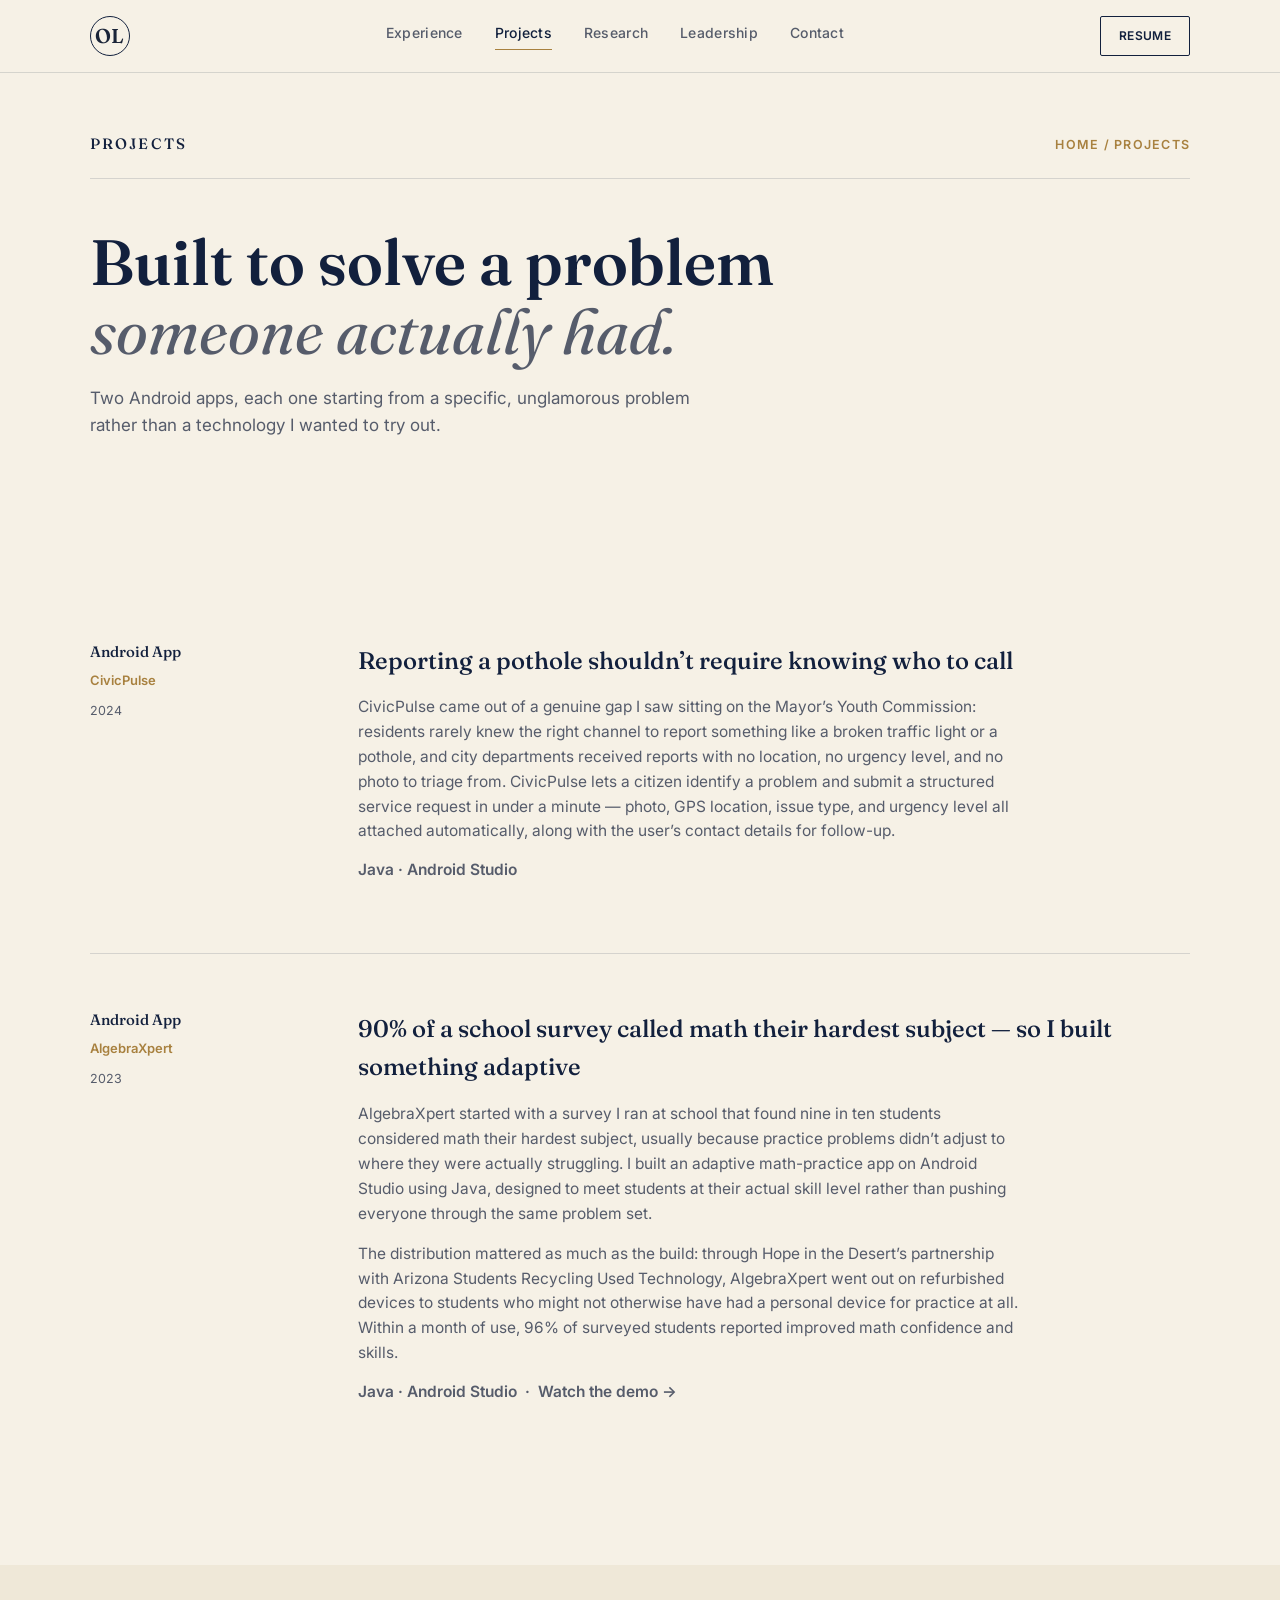
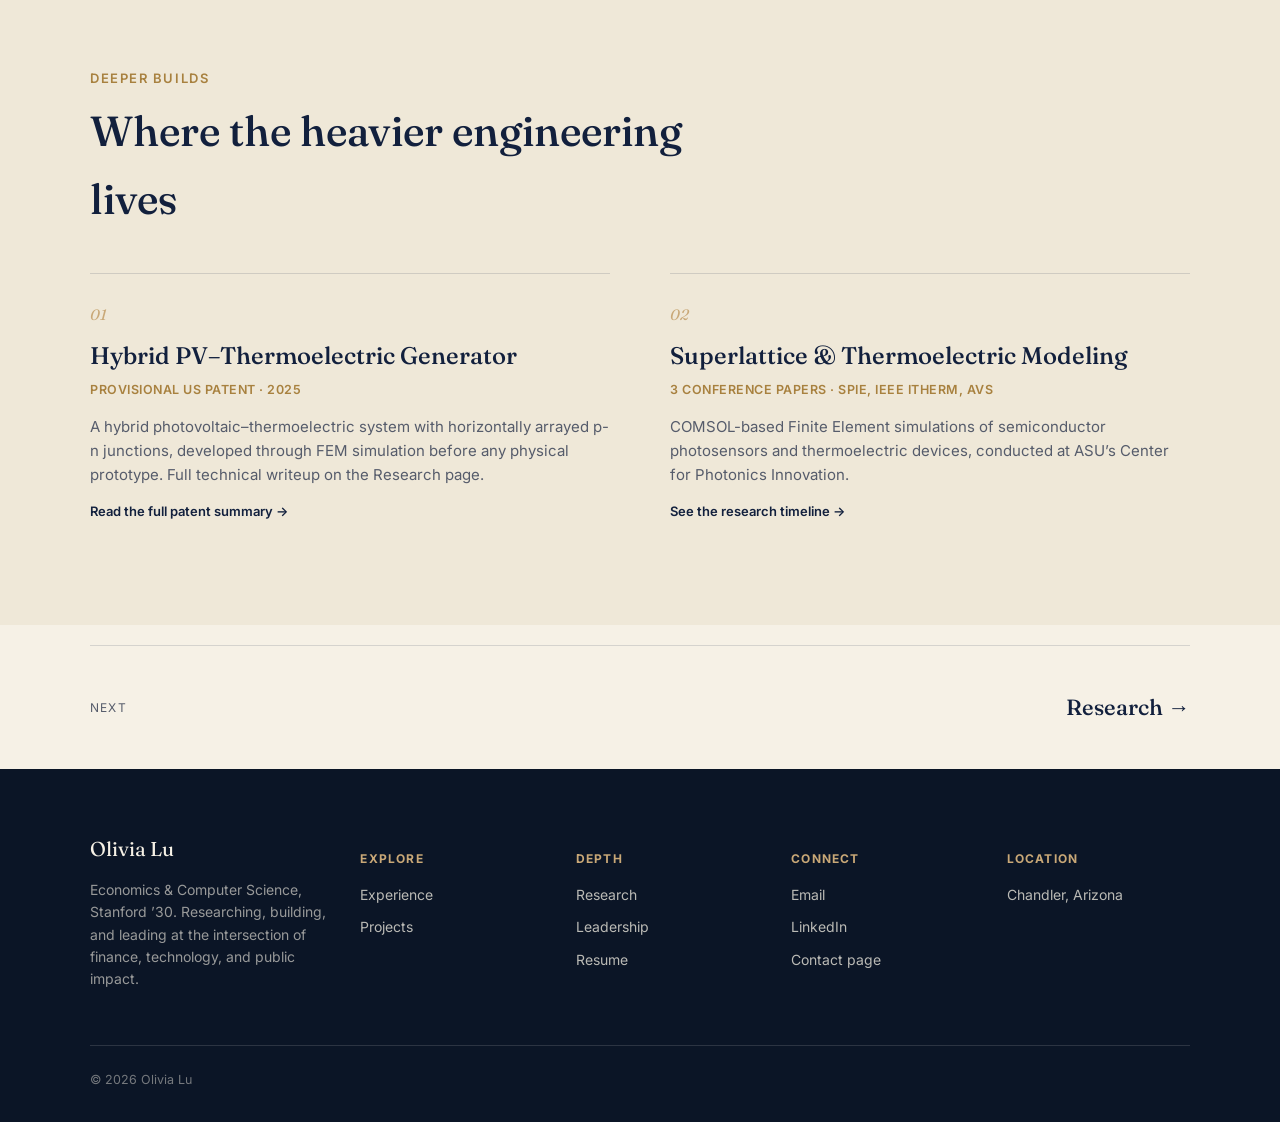
<file: projects.html>
<!DOCTYPE html>
<html lang="en">
<head>
<meta charset="UTF-8">
<meta name="viewport" content="width=device-width, initial-scale=1.0">
<title>Projects — Olivia Lu</title>
<link rel="preconnect" href="https://fonts.googleapis.com">
<link rel="preconnect" href="https://fonts.gstatic.com" crossorigin>
<link href="https://fonts.googleapis.com/css2?family=Fraunces:ital,opsz,wght@0,9..144,300;0,9..144,500;0,9..144,600;1,9..144,400;1,9..144,500&family=Inter:wght@300;400;500;600;700&display=swap" rel="stylesheet">
<link rel="stylesheet" href="styles.css">
</head>
<body>

<header class="site-header">
  <div class="wrap header-inner">
    <a href="index.html" class="brand">OL</a>
    <nav class="nav" id="nav">
      <a href="experience.html">Experience</a>
      <a href="projects.html" class="active">Projects</a>
      <a href="research.html">Research</a>
      <a href="leadership.html">Leadership</a>
      <a href="contact.html">Contact</a>
    </nav>
    <a class="btn btn-small btn-outline resume-link" href="resume.html">Resume</a>
    <button class="nav-toggle" id="navToggle" aria-label="Toggle navigation"><span></span><span></span><span></span></button>
  </div>
</header>

<main>
  <section class="page-hero">
    <div class="wrap page-hero-inner">
      <div class="page-eyebrow-row">
        <span class="page-kicker">Projects</span>
        <span class="page-crumb"><a href="index.html">Home</a> / Projects</span>
      </div>
      <h1 class="page-title">Built to solve a problem <em>someone actually had.</em></h1>
      <p class="page-intro">Two Android apps, each one starting from a specific, unglamorous problem rather than a technology I wanted to try out.</p>
    </div>
  </section>

  <section class="content-section">
    <div class="wrap">
      <div class="story reveal">
        <div>
          <div class="story-role">Android App</div>
          <div class="story-org">CivicPulse</div>
          <div class="story-date">2024</div>
        </div>
        <div class="story-body">
          <h3>Reporting a pothole shouldn&rsquo;t require knowing who to call</h3>
          <p>CivicPulse came out of a genuine gap I saw sitting on the Mayor&rsquo;s Youth Commission: residents rarely knew the right channel to report something like a broken traffic light or a pothole, and city departments received reports with no location, no urgency level, and no photo to triage from. CivicPulse lets a citizen identify a problem and submit a structured service request in under a minute &mdash; photo, GPS location, issue type, and urgency level all attached automatically, along with the user&rsquo;s contact details for follow-up.</p>

          <p class="card-org" style="margin-top:8px;">Java &middot; Android Studio</p>
        </div>
      </div>

      <div class="story reveal">
        <div>
          <div class="story-role">Android App</div>
          <div class="story-org">AlgebraXpert</div>
          <div class="story-date">2023</div>
        </div>
        <div class="story-body">
          <h3>90% of a school survey called math their hardest subject &mdash; so I built something adaptive</h3>
          <p>AlgebraXpert started with a survey I ran at school that found nine in ten students considered math their hardest subject, usually because practice problems didn&rsquo;t adjust to where they were actually struggling. I built an adaptive math-practice app on Android Studio using Java, designed to meet students at their actual skill level rather than pushing everyone through the same problem set.</p>
          <p>The distribution mattered as much as the build: through Hope in the Desert&rsquo;s partnership with Arizona Students Recycling Used Technology, AlgebraXpert went out on refurbished devices to students who might not otherwise have had a personal device for practice at all. Within a month of use, 96% of surveyed students reported improved math confidence and skills.</p>
          <p class="card-org" style="margin-top:8px;">Java &middot; Android Studio &nbsp;&middot;&nbsp; <a href="https://youtu.be/c4J14Dvvhb4" target="_blank" rel="noopener">Watch the demo &rarr;</a></p>
        </div>
      </div>
    </div>
  </section>

  <section class="content-section alt">
    <div class="wrap">
      <p class="section-eyebrow reveal">Deeper builds</p>
      <h2 class="section-title reveal">Where the heavier engineering lives</h2>
      <div class="project-grid reveal">
        <article class="project">
          <span class="project-num">01</span>
          <h3><a href="research.html">Hybrid PV&ndash;Thermoelectric Generator</a></h3>
          <p class="project-tag">Provisional US Patent &middot; 2025</p>
          <p>A hybrid photovoltaic&ndash;thermoelectric system with horizontally arrayed p-n junctions, developed through FEM simulation before any physical prototype. Full technical writeup on the Research page.</p>
          <p class="project-meta"><a href="research.html">Read the full patent summary &rarr;</a></p>
        </article>
        <article class="project">
          <span class="project-num">02</span>
          <h3><a href="research.html">Superlattice &amp; Thermoelectric Modeling</a></h3>
          <p class="project-tag">3 Conference Papers &middot; SPIE, IEEE ITherm, AVS</p>
          <p>COMSOL-based Finite Element simulations of semiconductor photosensors and thermoelectric devices, conducted at ASU&rsquo;s Center for Photonics Innovation.</p>
          <p class="project-meta"><a href="research.html">See the research timeline &rarr;</a></p>
        </article>
      </div>
    </div>
  </section>

  <div class="wrap">
    <div class="next-page"><span class="np-label">Next</span><a href="research.html">Research &rarr;</a></div>
  </div>
</main>

<footer class="footer-sitemap">
  <div class="wrap">
    <div class="fs-grid">
      <div><div class="fs-brand">Olivia Lu</div><p class="fs-tag">Economics &amp; Computer Science, Stanford &rsquo;30. Researching, building, and leading at the intersection of finance, technology, and public impact.</p></div>
      <div><h4>Explore</h4><a href="experience.html">Experience</a><a href="projects.html">Projects</a></div>
      <div><h4>Depth</h4><a href="research.html">Research</a><a href="leadership.html">Leadership</a><a href="resume.html">Resume</a></div>
      <div><h4>Connect</h4><a href="mailto:olivia25lu@gmail.com">Email</a><a href="https://www.linkedin.com/in/olivialu3/" target="_blank" rel="noopener">LinkedIn</a><a href="contact.html">Contact page</a></div>
      <div><h4>Location</h4><span style="display:block;font-size:14px;color:rgba(246,241,230,.75);">Chandler, Arizona</span></div>
    </div>
    <div class="fs-bottom"><span>&copy; 2026 Olivia Lu</span></div>
  </div>
</footer>

<script src="script.js"></script>
</body>
</html>
</file>
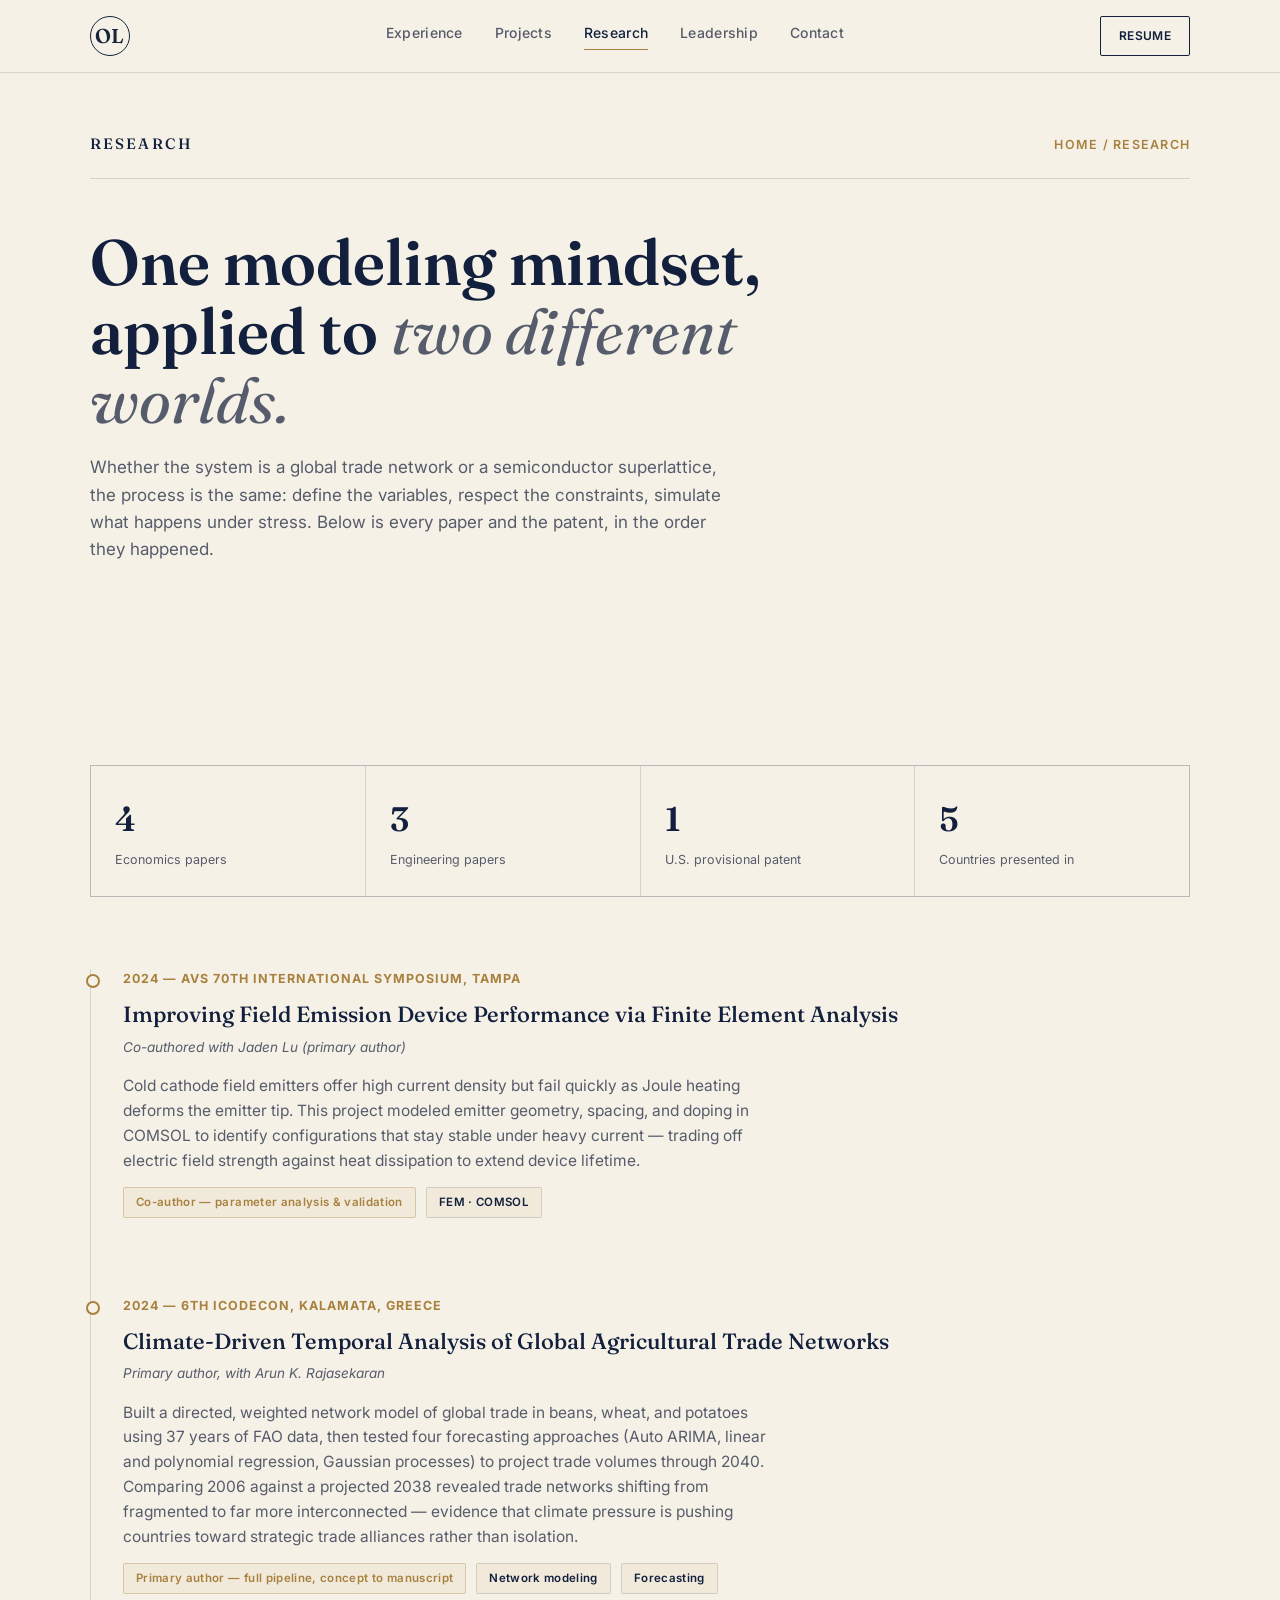
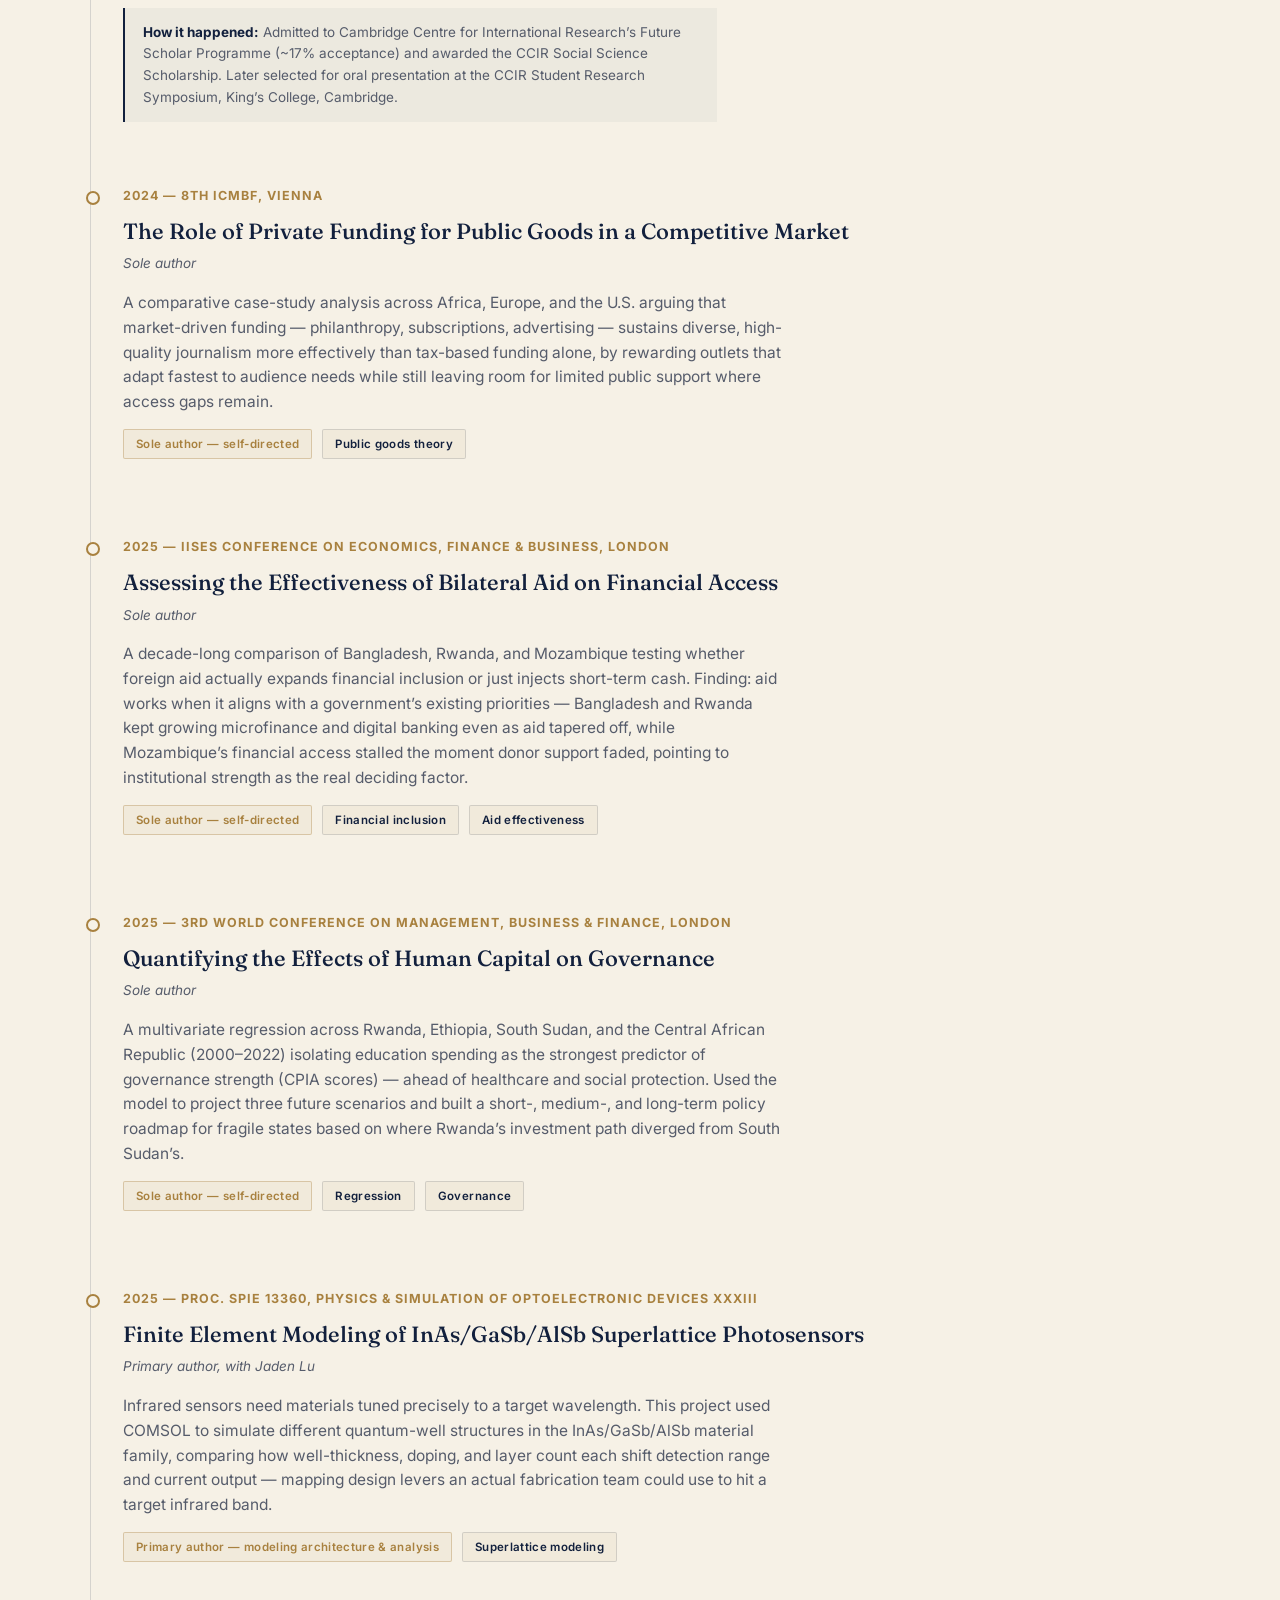
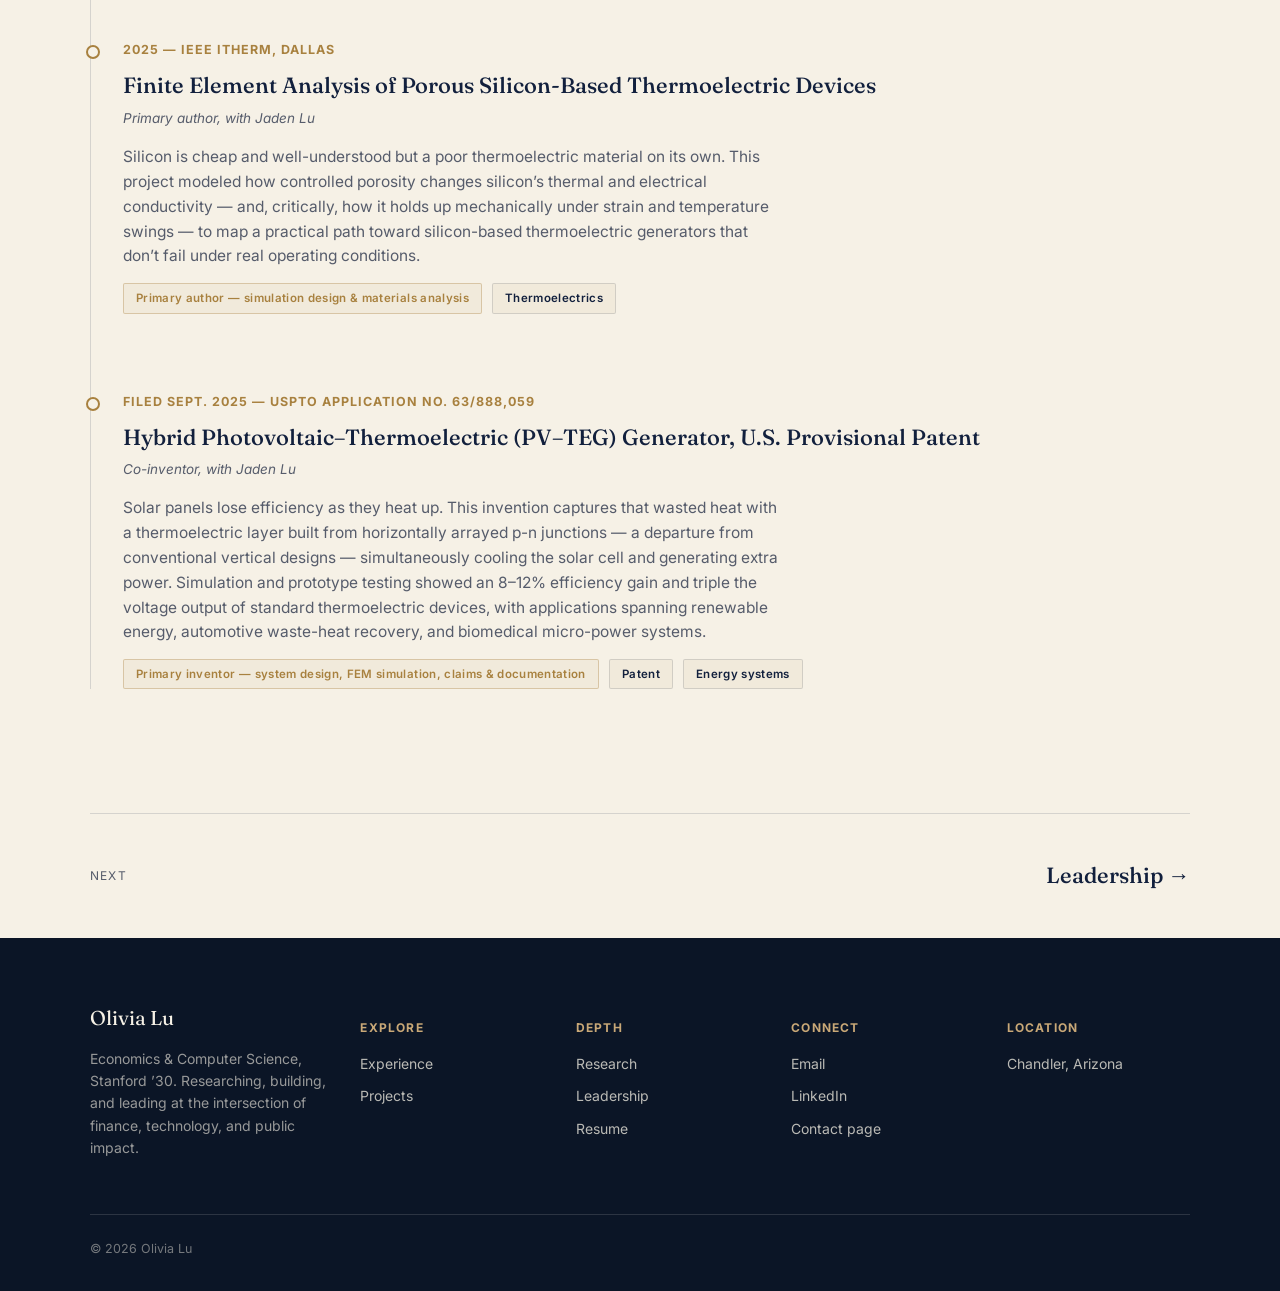
<file: research.html>
<!DOCTYPE html>
<html lang="en">
<head>
<meta charset="UTF-8">
<meta name="viewport" content="width=device-width, initial-scale=1.0">
<title>Research — Olivia Lu</title>
<link rel="preconnect" href="https://fonts.googleapis.com">
<link rel="preconnect" href="https://fonts.gstatic.com" crossorigin>
<link href="https://fonts.googleapis.com/css2?family=Fraunces:ital,opsz,wght@0,9..144,300;0,9..144,500;0,9..144,600;1,9..144,400;1,9..144,500&family=Inter:wght@300;400;500;600;700&display=swap" rel="stylesheet">
<link rel="stylesheet" href="styles.css">
</head>
<body>

<header class="site-header">
  <div class="wrap header-inner">
    <a href="index.html" class="brand">OL</a>
    <nav class="nav" id="nav">
      <a href="experience.html">Experience</a>
      <a href="projects.html">Projects</a>
      <a href="research.html" class="active">Research</a>
      <a href="leadership.html">Leadership</a>
      <a href="contact.html">Contact</a>
    </nav>
    <a class="btn btn-small btn-outline resume-link" href="resume.html">Resume</a>
    <button class="nav-toggle" id="navToggle" aria-label="Toggle navigation"><span></span><span></span><span></span></button>
  </div>
</header>

<main>
  <section class="page-hero">
    <div class="wrap page-hero-inner">
      <div class="page-eyebrow-row">
        <span class="page-kicker">Research</span>
        <span class="page-crumb"><a href="index.html">Home</a> / Research</span>
      </div>
      <h1 class="page-title">One modeling mindset, applied to <em>two different worlds.</em></h1>
      <p class="page-intro">Whether the system is a global trade network or a semiconductor superlattice, the process is the same: define the variables, respect the constraints, simulate what happens under stress. Below is every paper and the patent, in the order they happened.</p>
    </div>
  </section>

  <section class="content-section">
    <div class="wrap">

      <div class="research-summary-grid reveal">
        <div class="rs-cell"><span class="rs-num">4</span><span class="rs-label">Economics papers</span></div>
        <div class="rs-cell"><span class="rs-num">3</span><span class="rs-label">Engineering papers</span></div>
        <div class="rs-cell"><span class="rs-num">1</span><span class="rs-label">U.S. provisional patent</span></div>
        <div class="rs-cell"><span class="rs-num">5</span><span class="rs-label">Countries presented in</span></div>
      </div>

      <div class="timeline">

        <div class="t-entry reveal">
          <div class="t-year">2024 &mdash; AVS 70th International Symposium, Tampa</div>
          <h3>Improving Field Emission Device Performance via Finite Element Analysis</h3>
          <div class="t-venue">Co-authored with Jaden Lu (primary author)</div>
          <p class="t-body">Cold cathode field emitters offer high current density but fail quickly as Joule heating deforms the emitter tip. This project modeled emitter geometry, spacing, and doping in COMSOL to identify configurations that stay stable under heavy current &mdash; trading off electric field strength against heat dissipation to extend device lifetime.</p>
          <div class="t-tags"><span class="t-tag role">Co-author &mdash; parameter analysis &amp; validation</span><span class="t-tag">FEM &middot; COMSOL</span></div>
        </div>

        <div class="t-entry reveal">
          <div class="t-year">2024 &mdash; 6th ICODECON, Kalamata, Greece</div>
          <h3>Climate-Driven Temporal Analysis of Global Agricultural Trade Networks</h3>
          <div class="t-venue">Primary author, with Arun K. Rajasekaran</div>
          <p class="t-body">Built a directed, weighted network model of global trade in beans, wheat, and potatoes using 37 years of FAO data, then tested four forecasting approaches (Auto ARIMA, linear and polynomial regression, Gaussian processes) to project trade volumes through 2040. Comparing 2006 against a projected 2038 revealed trade networks shifting from fragmented to far more interconnected &mdash; evidence that climate pressure is pushing countries toward strategic trade alliances rather than isolation.</p>
          <div class="t-tags"><span class="t-tag role">Primary author &mdash; full pipeline, concept to manuscript</span><span class="t-tag">Network modeling</span><span class="t-tag">Forecasting</span></div>
          <div class="t-obtained"><b>How it happened:</b> Admitted to Cambridge Centre for International Research&rsquo;s Future Scholar Programme (~17% acceptance) and awarded the CCIR Social Science Scholarship. Later selected for oral presentation at the CCIR Student Research Symposium, King&rsquo;s College, Cambridge.</div>
        </div>

        <div class="t-entry reveal">
          <div class="t-year">2024 &mdash; 8th ICMBF, Vienna</div>
          <h3>The Role of Private Funding for Public Goods in a Competitive Market</h3>
          <div class="t-venue">Sole author</div>
          <p class="t-body">A comparative case-study analysis across Africa, Europe, and the U.S. arguing that market-driven funding &mdash; philanthropy, subscriptions, advertising &mdash; sustains diverse, high-quality journalism more effectively than tax-based funding alone, by rewarding outlets that adapt fastest to audience needs while still leaving room for limited public support where access gaps remain.</p>
          <div class="t-tags"><span class="t-tag role">Sole author &mdash; self-directed</span><span class="t-tag">Public goods theory</span></div>
        </div>

        <div class="t-entry reveal">
          <div class="t-year">2025 &mdash; IISES Conference on Economics, Finance &amp; Business, London</div>
          <h3>Assessing the Effectiveness of Bilateral Aid on Financial Access</h3>
          <div class="t-venue">Sole author</div>
          <p class="t-body">A decade-long comparison of Bangladesh, Rwanda, and Mozambique testing whether foreign aid actually expands financial inclusion or just injects short-term cash. Finding: aid works when it aligns with a government&rsquo;s existing priorities &mdash; Bangladesh and Rwanda kept growing microfinance and digital banking even as aid tapered off, while Mozambique&rsquo;s financial access stalled the moment donor support faded, pointing to institutional strength as the real deciding factor.</p>
          <div class="t-tags"><span class="t-tag role">Sole author &mdash; self-directed</span><span class="t-tag">Financial inclusion</span><span class="t-tag">Aid effectiveness</span></div>
        </div>

        <div class="t-entry reveal">
          <div class="t-year">2025 &mdash; 3rd World Conference on Management, Business &amp; Finance, London</div>
          <h3>Quantifying the Effects of Human Capital on Governance</h3>
          <div class="t-venue">Sole author</div>
          <p class="t-body">A multivariate regression across Rwanda, Ethiopia, South Sudan, and the Central African Republic (2000&ndash;2022) isolating education spending as the strongest predictor of governance strength (CPIA scores) &mdash; ahead of healthcare and social protection. Used the model to project three future scenarios and built a short-, medium-, and long-term policy roadmap for fragile states based on where Rwanda&rsquo;s investment path diverged from South Sudan&rsquo;s.</p>
          <div class="t-tags"><span class="t-tag role">Sole author &mdash; self-directed</span><span class="t-tag">Regression</span><span class="t-tag">Governance</span></div>
        </div>

        <div class="t-entry reveal">
          <div class="t-year">2025 &mdash; Proc. SPIE 13360, Physics &amp; Simulation of Optoelectronic Devices XXXIII</div>
          <h3>Finite Element Modeling of InAs/GaSb/AlSb Superlattice Photosensors</h3>
          <div class="t-venue">Primary author, with Jaden Lu</div>
          <p class="t-body">Infrared sensors need materials tuned precisely to a target wavelength. This project used COMSOL to simulate different quantum-well structures in the InAs/GaSb/AlSb material family, comparing how well-thickness, doping, and layer count each shift detection range and current output &mdash; mapping design levers an actual fabrication team could use to hit a target infrared band.</p>
          <div class="t-tags"><span class="t-tag role">Primary author &mdash; modeling architecture &amp; analysis</span><span class="t-tag">Superlattice modeling</span></div>
        </div>

        <div class="t-entry reveal">
          <div class="t-year">2025 &mdash; IEEE ITherm, Dallas</div>
          <h3>Finite Element Analysis of Porous Silicon-Based Thermoelectric Devices</h3>
          <div class="t-venue">Primary author, with Jaden Lu</div>
          <p class="t-body">Silicon is cheap and well-understood but a poor thermoelectric material on its own. This project modeled how controlled porosity changes silicon&rsquo;s thermal and electrical conductivity &mdash; and, critically, how it holds up mechanically under strain and temperature swings &mdash; to map a practical path toward silicon-based thermoelectric generators that don&rsquo;t fail under real operating conditions.</p>
          <div class="t-tags"><span class="t-tag role">Primary author &mdash; simulation design &amp; materials analysis</span><span class="t-tag">Thermoelectrics</span></div>
        </div>

        <div class="t-entry reveal">
          <div class="t-year">Filed Sept. 2025 &mdash; USPTO Application No. 63/888,059</div>
          <h3>Hybrid Photovoltaic&ndash;Thermoelectric (PV&ndash;TEG) Generator, U.S. Provisional Patent</h3>
          <div class="t-venue">Co-inventor, with Jaden Lu</div>
          <p class="t-body">Solar panels lose efficiency as they heat up. This invention captures that wasted heat with a thermoelectric layer built from horizontally arrayed p-n junctions &mdash; a departure from conventional vertical designs &mdash; simultaneously cooling the solar cell and generating extra power. Simulation and prototype testing showed an 8&ndash;12% efficiency gain and triple the voltage output of standard thermoelectric devices, with applications spanning renewable energy, automotive waste-heat recovery, and biomedical micro-power systems.</p>
          <div class="t-tags"><span class="t-tag role">Primary inventor &mdash; system design, FEM simulation, claims &amp; documentation</span><span class="t-tag">Patent</span><span class="t-tag">Energy systems</span></div>
        </div>

      </div>
    </div>
  </section>

  <div class="wrap">
    <div class="next-page"><span class="np-label">Next</span><a href="leadership.html">Leadership &rarr;</a></div>
  </div>
</main>

<footer class="footer-sitemap">
  <div class="wrap">
    <div class="fs-grid">
      <div><div class="fs-brand">Olivia Lu</div><p class="fs-tag">Economics &amp; Computer Science, Stanford &rsquo;30. Researching, building, and leading at the intersection of finance, technology, and public impact.</p></div>
      <div><h4>Explore</h4><a href="experience.html">Experience</a><a href="projects.html">Projects</a></div>
      <div><h4>Depth</h4><a href="research.html">Research</a><a href="leadership.html">Leadership</a><a href="resume.html">Resume</a></div>
      <div><h4>Connect</h4><a href="mailto:olivia25lu@gmail.com">Email</a><a href="https://www.linkedin.com/in/olivialu3/" target="_blank" rel="noopener">LinkedIn</a><a href="contact.html">Contact page</a></div>
      <div><h4>Location</h4><span style="display:block;font-size:14px;color:rgba(246,241,230,.75);">Chandler, Arizona</span></div>
    </div>
    <div class="fs-bottom"><span>&copy; 2026 Olivia Lu</span></div>
  </div>
</footer>

<script src="script.js"></script>
</body>
</html>
</file>
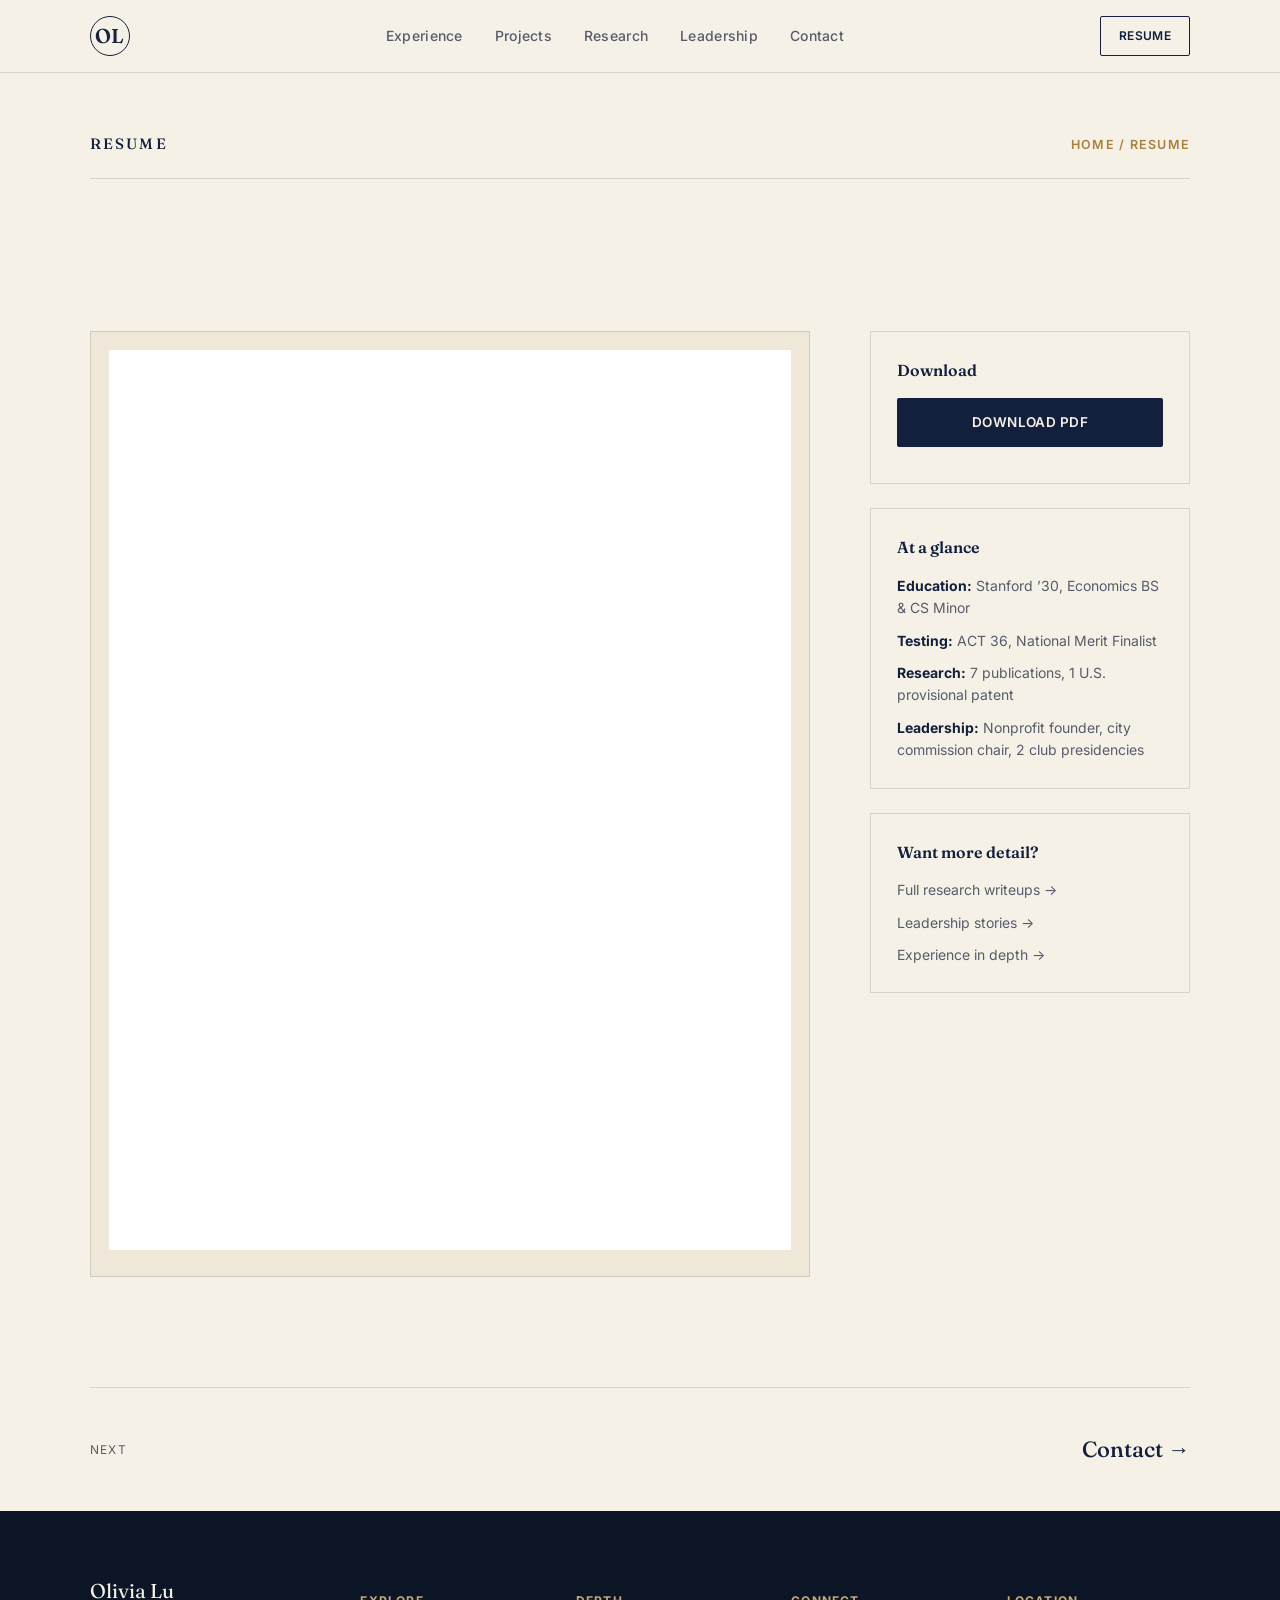
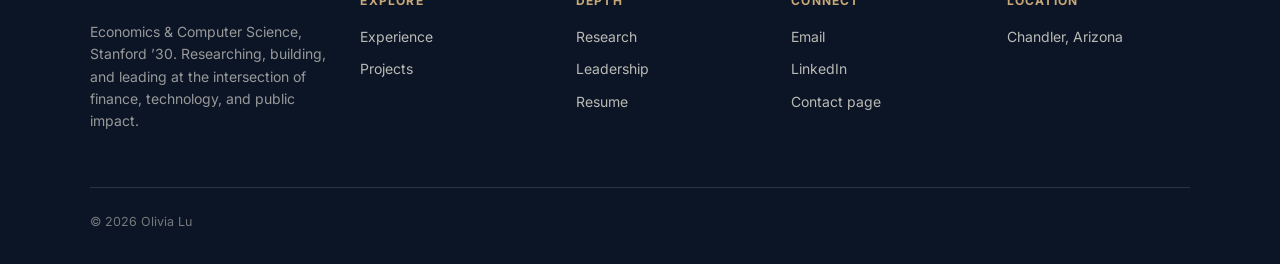
<file: resume.html>
<!DOCTYPE html>
<html lang="en">
<head>
<meta charset="UTF-8">
<meta name="viewport" content="width=device-width, initial-scale=1.0">
<title>Resume — Olivia Lu</title>
<link rel="preconnect" href="https://fonts.googleapis.com">
<link rel="preconnect" href="https://fonts.gstatic.com" crossorigin>
<link href="https://fonts.googleapis.com/css2?family=Fraunces:ital,opsz,wght@0,9..144,300;0,9..144,500;0,9..144,600;1,9..144,400;1,9..144,500&family=Inter:wght@300;400;500;600;700&display=swap" rel="stylesheet">
<link rel="stylesheet" href="styles.css">
</head>
<body>

<header class="site-header">
  <div class="wrap header-inner">
    <a href="index.html" class="brand">OL</a>
    <nav class="nav" id="nav">
      <a href="experience.html">Experience</a>
      <a href="projects.html">Projects</a>
      <a href="research.html">Research</a>
      <a href="leadership.html">Leadership</a>
      <a href="contact.html">Contact</a>
    </nav>
    <a class="btn btn-small btn-outline resume-link active" href="resume.html">Resume</a>
    <button class="nav-toggle" id="navToggle" aria-label="Toggle navigation"><span></span><span></span><span></span></button>
  </div>
</header>

<main>
  <section class="page-hero">
    <div class="wrap page-hero-inner">
      <div class="page-eyebrow-row">
        <span class="page-kicker">Resume</span>
        <span class="page-crumb"><a href="index.html">Home</a> / Resume</span>
      </div>
    </div>
  </section>

  <section class="content-section" style="padding-top:0;">
    <div class="wrap resume-shell">
      <div class="resume-frame-wrap reveal">
        <iframe src="Olivia_Lu_Resume.pdf" title="Olivia Lu Resume"></iframe>
      </div>
      <aside class="resume-side reveal">
        <div class="side-card">
          <h3>Download</h3>
          <a class="btn btn-primary" style="width:100%; margin-bottom:10px;" href="Olivia_Lu_Resume.pdf" download>Download PDF</a>
        </div>
        <div class="side-card">
          <h3>At a glance</h3>
          <ul>
            <li><b>Education:</b> Stanford &rsquo;30, Economics BS &amp; CS Minor</li>
            <li><b>Testing:</b> ACT 36, National Merit Finalist</li>
            <li><b>Research:</b> 7 publications, 1 U.S. provisional patent</li>
            <li><b>Leadership:</b> Nonprofit founder, city commission chair, 2 club presidencies</li>
          </ul>
        </div>
        <div class="side-card">
          <h3>Want more detail?</h3>
          <ul>
            <li><a href="research.html">Full research writeups &rarr;</a></li>
            <li><a href="leadership.html">Leadership stories &rarr;</a></li>
            <li><a href="experience.html">Experience in depth &rarr;</a></li>
          </ul>
        </div>
      </aside>
    </div>
  </section>

  <div class="wrap">
    <div class="next-page"><span class="np-label">Next</span><a href="contact.html">Contact &rarr;</a></div>
  </div>
</main>

<footer class="footer-sitemap">
  <div class="wrap">
    <div class="fs-grid">
      <div><div class="fs-brand">Olivia Lu</div><p class="fs-tag">Economics &amp; Computer Science, Stanford &rsquo;30. Researching, building, and leading at the intersection of finance, technology, and public impact.</p></div>
      <div><h4>Explore</h4><a href="experience.html">Experience</a><a href="projects.html">Projects</a></div>
      <div><h4>Depth</h4><a href="research.html">Research</a><a href="leadership.html">Leadership</a><a href="resume.html">Resume</a></div>
      <div><h4>Connect</h4><a href="mailto:olivia25lu@gmail.com">Email</a><a href="https://www.linkedin.com/in/olivialu3/" target="_blank" rel="noopener">LinkedIn</a><a href="contact.html">Contact page</a></div>
      <div><h4>Location</h4><span style="display:block;font-size:14px;color:rgba(246,241,230,.75);">Chandler, Arizona</span></div>
    </div>
    <div class="fs-bottom"><span>&copy; 2026 Olivia Lu</span></div>
  </div>
</footer>

<script src="script.js"></script>
</body>
</html>
</file>
<file: styles.css>
:root {
  --cream: #f6f1e6;
  --cream-2: #efe8d8;
  --navy: #12203d;
  --navy-deep: #0b1526;
  --ink: #1a2438;
  --ink-soft: #565c6b;
  --brass: #a8813f;
  --brass-soft: #c9a877;
  --line: rgba(18, 32, 61, 0.14);
  --radius: 2px;
  --ff-display: "Fraunces", serif;
  --ff-body: "Inter", sans-serif;
}

* { box-sizing: border-box; }

html { scroll-behavior: smooth; }

body {
  margin: 0;
  background: var(--cream);
  color: var(--ink);
  font-family: var(--ff-body);
  font-size: 16px;
  line-height: 1.6;
  -webkit-font-smoothing: antialiased;
}

.wrap {
  max-width: 1180px;
  margin: 0 auto;
  padding: 0 40px;
}

a { color: inherit; text-decoration: none; }

h1, h2, h3 { font-family: var(--ff-display); margin: 0; }

ul { margin: 0; padding: 0; list-style: none; }

/* ---------- reveal on scroll ---------- */
.reveal {
  opacity: 0;
  transform: translateY(24px);
  transition: opacity 0.7s ease, transform 0.7s ease;
}
.reveal.in-view {
  opacity: 1;
  transform: translateY(0);
}

/* ---------- header ---------- */
.site-header {
  position: fixed;
  top: 0; left: 0; right: 0;
  z-index: 100;
  background: rgba(246, 241, 230, 0.86);
  backdrop-filter: blur(10px);
  border-bottom: 1px solid var(--line);
}
.header-inner {
  display: flex;
  align-items: center;
  justify-content: space-between;
  height: 72px;
}
.brand {
  font-family: var(--ff-display);
  font-weight: 600;
  font-size: 20px;
  letter-spacing: 0.04em;
  border: 1px solid var(--navy);
  border-radius: 50%;
  width: 40px; height: 40px;
  display: flex; align-items: center; justify-content: center;
}
.nav { display: flex; gap: 32px; }
.nav a {
  font-size: 14px;
  font-weight: 500;
  letter-spacing: 0.02em;
  color: var(--ink-soft);
  transition: color 0.2s ease;
}
.nav a:hover { color: var(--navy); }

.nav-toggle {
  display: none;
  flex-direction: column;
  justify-content: center;
  gap: 5px;
  width: 32px; height: 32px;
  background: none;
  border: none;
  cursor: pointer;
  padding: 0;
}
.nav-toggle span {
  display: block;
  height: 2px;
  width: 100%;
  background: var(--navy);
}

/* ---------- buttons ---------- */
.btn {
  display: inline-flex;
  align-items: center;
  justify-content: center;
  padding: 13px 26px;
  font-size: 13.5px;
  font-weight: 600;
  letter-spacing: 0.03em;
  text-transform: uppercase;
  border-radius: var(--radius);
  border: 1px solid transparent;
  transition: all 0.25s ease;
  white-space: nowrap;
}
.btn-primary {
  background: var(--navy);
  color: var(--cream);
}
.btn-primary:hover { background: var(--navy-deep); }
.btn-outline {
  border-color: var(--navy);
  color: var(--navy);
}
.btn-outline:hover { background: var(--navy); color: var(--cream); }
.btn-small { padding: 9px 18px; font-size: 12px; }

/* ---------- hero ---------- */
.hero {
  position: relative;
}

/* masthead / letterhead bar */
.hero-masthead {
  display: flex;
  justify-content: space-between;
  align-items: baseline;
  flex-wrap: wrap;
  gap: 10px 24px;
  padding-top: 132px;
  padding-bottom: 22px;
  border-bottom: 1px solid var(--line);
}
.hero-masthead-name {
  font-family: var(--ff-display);
  font-weight: 500;
  font-size: 15px;
  letter-spacing: 0.14em;
  text-transform: uppercase;
  color: var(--navy);
}
.hero-masthead-cred {
  font-size: 12.5px;
  font-weight: 600;
  letter-spacing: 0.1em;
  text-transform: uppercase;
  color: var(--brass);
}

/* stage: asymmetric thesis + full-bleed portrait */
.hero-stage {
  position: relative;
  min-height: 620px;
  overflow: hidden;
}
.hero-stage-inner {
  position: relative;
  z-index: 1;
  height: 100%;
  display: flex;
  align-items: center;
}
.hero-statement {
  max-width: 600px;
  display: flex;
  flex-direction: column;
  padding: 64px 40px 64px 0;
}
.hero-thesis {
  font-family: var(--ff-display);
  font-size: clamp(34px, 4.6vw, 58px);
  line-height: 1.14;
  letter-spacing: -0.01em;
  max-width: 620px;
  margin: 0 0 44px;
}
.thesis-line-1 { color: var(--navy); font-weight: 600; }
.thesis-line-2 { color: var(--ink-soft); font-weight: 400; font-style: italic; }

.hero-cta {
  display: flex;
  align-items: center;
  flex-wrap: wrap;
  gap: 28px;
}
.hero-cta-primary {
  display: inline-flex;
  align-items: center;
  gap: 8px;
  background: var(--navy);
  color: var(--cream);
  padding: 14px 26px;
  font-size: 13px;
  font-weight: 600;
  letter-spacing: 0.08em;
  text-transform: uppercase;
  border-radius: var(--radius);
  transition: background 0.25s ease, transform 0.25s ease;
}
.hero-cta-primary:hover { background: var(--navy-deep); transform: translateY(-1px); }
.cta-arrow { font-size: 14px; }
.hero-cta-secondary {
  display: flex;
  align-items: center;
  gap: 10px;
  font-size: 13px;
  font-weight: 600;
  letter-spacing: 0.04em;
  color: var(--ink-soft);
}
.hero-cta-secondary a {
  border-bottom: 1px solid transparent;
  padding-bottom: 2px;
  transition: border-color 0.2s ease, color 0.2s ease;
}
.hero-cta-secondary a:hover { border-color: var(--brass); color: var(--navy); }
.cta-divider { color: var(--line); }

.hero-portrait {
  position: absolute;
  top: 0;
  right: 0;
  bottom: 0;
  width: 42%;
  min-width: 340px;
  max-width: 640px;
  z-index: 0;
  overflow: hidden;
}
.hero-portrait img {
  width: 100%;
  height: 100%;
  object-fit: cover;
  object-position: top center;
  display: block;
}
.hero-portrait-caption {
  position: absolute;
  left: 22px;
  bottom: 26px;
  writing-mode: vertical-rl;
  transform: rotate(180deg);
  font-size: 11px;
  letter-spacing: 0.18em;
  text-transform: uppercase;
  color: var(--brass-soft);
  z-index: 2;
}

.hero-stage-rule {
  height: 1px;
  background: var(--line);
  width: 100%;
}

/* ---------- stats ---------- */
.stats { padding: 56px 0; }
.stats-grid {
  display: grid;
  grid-template-columns: repeat(4, 1fr);
  gap: 32px;
}
.stat {
  text-align: left;
  border-left: 2px solid var(--brass);
  padding-left: 20px;
}
.stat-num, .stat-suffix {
  font-family: var(--ff-display);
  font-size: 44px;
  font-weight: 600;
  color: var(--navy);
}
.stat-label {
  display: block;
  margin-top: 6px;
  font-size: 13px;
  color: var(--ink-soft);
  max-width: 20ch;
}

/* ---------- about ---------- */
.about { padding: 110px 0; }
.about-grid {
  display: grid;
  grid-template-columns: 280px 1fr;
  gap: 80px;
  align-items: start;
}
.mark-circle {
  width: 220px; height: 220px;
  border-radius: 50%;
  background: var(--navy);
  color: var(--cream);
  display: flex; align-items: center; justify-content: center;
  font-family: var(--ff-display);
  font-size: 56px;
  font-weight: 500;
  position: relative;
}
.mark-circle::after {
  content: "";
  position: absolute;
  inset: -14px;
  border: 1px solid var(--brass-soft);
  border-radius: 50%;
}
.mark-caption {
  margin-top: 24px;
  font-size: 13px;
  letter-spacing: 0.05em;
  text-transform: uppercase;
  color: var(--ink-soft);
}
.section-eyebrow {
  font-size: 13px;
  font-weight: 600;
  letter-spacing: 0.12em;
  text-transform: uppercase;
  color: var(--brass);
  margin-bottom: 14px;
}
.section-eyebrow.light { color: var(--brass-soft); }
.about-copy h2 {
  font-size: clamp(30px, 3.4vw, 42px);
  font-weight: 500;
  color: var(--navy);
  line-height: 1.18;
  margin-bottom: 26px;
}
.about-copy p {
  color: var(--ink-soft);
  max-width: 640px;
  margin-bottom: 18px;
  font-size: 16px;
}

/* ---------- section titles ---------- */
.section-title {
  font-size: clamp(30px, 3.4vw, 42px);
  font-weight: 500;
  color: var(--navy);
  margin-bottom: 56px;
  max-width: 640px;
}

/* ---------- experience ---------- */
.experience { padding: 110px 0; background: var(--cream-2); }
.card-grid {
  display: grid;
  grid-template-columns: repeat(2, 1fr);
  gap: 1px;
  background: var(--line);
  border: 1px solid var(--line);
}
.card {
  background: var(--cream-2);
  padding: 40px;
  transition: background 0.25s ease;
}
.card:hover { background: var(--cream); }
.card-full { grid-column: 1 / -1; }
.card-head {
  display: flex;
  justify-content: space-between;
  align-items: baseline;
  gap: 12px;
  margin-bottom: 6px;
}
.card-head h3 {
  font-size: 20px;
  font-weight: 500;
  color: var(--navy);
}
.card-date {
  font-size: 12px;
  font-weight: 600;
  letter-spacing: 0.04em;
  color: var(--brass);
  white-space: nowrap;
}
.card-org {
  font-size: 14px;
  font-weight: 600;
  color: var(--ink-soft);
  margin: 0 0 18px;
}
.card ul li {
  position: relative;
  padding-left: 18px;
  margin-bottom: 10px;
  font-size: 14.5px;
  color: var(--ink-soft);
}
.card ul li::before {
  content: "";
  position: absolute;
  left: 0; top: 9px;
  width: 6px; height: 1px;
  background: var(--brass);
}

/* ---------- projects ---------- */
.projects { padding: 110px 0; }
.project-grid {
  display: grid;
  grid-template-columns: repeat(2, 1fr);
  gap: 48px 60px;
}
.project { border-top: 1px solid var(--line); padding-top: 28px; }
.project-num {
  font-family: var(--ff-display);
  font-style: italic;
  color: var(--brass-soft);
  font-size: 15px;
}
.project h3 {
  font-size: 24px;
  font-weight: 500;
  color: var(--navy);
  margin: 10px 0 4px;
}
.project-tag {
  font-size: 12.5px;
  font-weight: 600;
  letter-spacing: 0.04em;
  text-transform: uppercase;
  color: var(--brass);
  margin: 0 0 14px;
}
.project p:not(.project-tag):not(.project-meta) {
  color: var(--ink-soft);
  font-size: 15px;
  margin-bottom: 14px;
}
.project-meta {
  font-size: 13px;
  color: var(--ink-soft);
}
.project-meta a { color: var(--navy); font-weight: 600; }
.project-meta a:hover { color: var(--brass); }

/* ---------- skills ---------- */
.skills { padding: 110px 0; background: var(--cream-2); }
.skills-grid {
  display: grid;
  grid-template-columns: repeat(4, 1fr);
  gap: 40px;
}
.skill-group h3 {
  font-size: 15px;
  font-weight: 600;
  color: var(--navy);
  margin-bottom: 18px;
  padding-bottom: 12px;
  border-bottom: 1px solid var(--line);
}
.pills { display: flex; flex-direction: column; gap: 10px; }
.pill {
  font-size: 14px;
  color: var(--ink-soft);
}

/* ---------- contact ---------- */
.contact {
  background: var(--navy-deep);
  color: var(--cream);
  padding: 130px 0;
}
.contact-title {
  font-size: clamp(48px, 7vw, 88px);
  font-weight: 500;
  font-style: italic;
  color: var(--cream);
  margin-bottom: 22px;
}
.contact-sub {
  max-width: 480px;
  color: rgba(246, 241, 230, 0.65);
  font-size: 17px;
  margin-bottom: 44px;
}
.contact-links {
  display: flex;
  flex-wrap: wrap;
  gap: 32px;
  font-size: 15px;
  font-weight: 600;
}
.contact-links a {
  border-bottom: 1px solid rgba(246, 241, 230, 0.3);
  padding-bottom: 4px;
  transition: border-color 0.2s ease, color 0.2s ease;
}
.contact-links a:hover { border-color: var(--brass-soft); color: var(--brass-soft); }

/* ---------- footer ---------- */
.site-footer { padding: 28px 0; }
.footer-inner {
  display: flex;
  justify-content: space-between;
  font-size: 12.5px;
  color: var(--ink-soft);
}

/* ---------- responsive ---------- */
@media (max-width: 900px) {
  .about-grid { grid-template-columns: 1fr; gap: 40px; }
  .mark-circle { width: 160px; height: 160px; font-size: 42px; }
  .card-grid, .project-grid, .skills-grid { grid-template-columns: 1fr; }
  .stats-grid { grid-template-columns: repeat(2, 1fr); }
  .hero-stage { min-height: 0; overflow: visible; }
  .hero-stage-inner { display: block; height: auto; }
  .hero-statement { max-width: none; padding: 48px 0; }
  .hero-portrait { position: relative; top: auto; right: auto; bottom: auto; width: 100%; max-width: none; min-width: 0; min-height: 380px; }
}

@media (max-width: 720px) {
  .wrap { padding: 0 24px; }
  .nav {
    position: fixed;
    top: 72px; left: 0; right: 0;
    background: var(--cream);
    flex-direction: column;
    gap: 0;
    border-bottom: 1px solid var(--line);
    max-height: 0;
    overflow: hidden;
    transition: max-height 0.3s ease;
  }
  .nav.open { max-height: 320px; }
  .nav a { padding: 16px 24px; border-bottom: 1px solid var(--line); }
  .nav-toggle { display: flex; }
  .resume-link { display: none; }
  .hero-masthead { padding-top: 100px; }
  .hero-statement { padding-left: 24px; padding-right: 24px; padding-top: 48px; }
  .hero-portrait { min-height: 320px; }
  .hero-cta { gap: 16px; }
  .btn { padding: 12px 18px; font-size: 12.5px; }
}

/* ========================================================================
   MULTI-PAGE EXTENSIONS
   ======================================================================== */

/* ---------- active nav state ---------- */
.nav a.active { color: var(--navy); }
.nav a.active::after {
  content: "";
  display: block;
  height: 1px;
  background: var(--brass);
  margin-top: 4px;
}

/* ---------- interior page hero (masthead + title, no portrait) ---------- */
.page-hero { padding-bottom: 64px; }
.page-hero-inner {
  padding-top: 132px;
  padding-bottom: 40px;
}
.page-eyebrow-row {
  display: flex;
  align-items: baseline;
  justify-content: space-between;
  flex-wrap: wrap;
  gap: 10px 24px;
  padding-bottom: 22px;
  border-bottom: 1px solid var(--line);
  margin-bottom: 48px;
}
.page-kicker {
  font-family: var(--ff-display);
  font-weight: 500;
  font-size: 15px;
  letter-spacing: 0.14em;
  text-transform: uppercase;
  color: var(--navy);
}
.page-crumb {
  font-size: 12.5px;
  font-weight: 600;
  letter-spacing: 0.1em;
  text-transform: uppercase;
  color: var(--brass);
}
.page-crumb a { border-bottom: 1px solid transparent; }
.page-crumb a:hover { border-color: var(--brass); }
.page-title {
  font-family: var(--ff-display);
  font-size: clamp(38px, 5.5vw, 64px);
  font-weight: 600;
  color: var(--navy);
  line-height: 1.08;
  max-width: 780px;
  margin-bottom: 20px;
}
.page-title em { font-style: italic; font-weight: 400; color: var(--ink-soft); }
.page-intro {
  font-size: 17px;
  color: var(--ink-soft);
  max-width: 640px;
  margin-bottom: 8px;
}

@media (max-width: 720px) {
  .page-hero-inner { padding-top: 100px; }
}

/* ---------- generic content section rhythm ---------- */
.content-section { padding: 90px 0; }
.content-section.alt { background: var(--cream-2); }
.content-section .section-eyebrow { margin-bottom: 10px; }
.content-section .section-title { margin-bottom: 40px; }
.prose { max-width: 680px; }
.prose p { color: var(--ink-soft); font-size: 16px; margin-bottom: 20px; }
.prose p strong { color: var(--navy); font-weight: 600; }
.prose blockquote {
  margin: 32px 0;
  padding: 4px 0 4px 26px;
  border-left: 2px solid var(--brass);
  font-family: var(--ff-display);
  font-style: italic;
  font-size: 20px;
  color: var(--navy);
  max-width: 560px;
}

/* ---------- timeline (Research / journeys) ---------- */
.timeline { position: relative; padding-left: 32px; border-left: 1px solid var(--line); }
.t-entry { position: relative; padding-bottom: 64px; }
.t-entry:last-child { padding-bottom: 0; }
.t-entry::before {
  content: "";
  position: absolute;
  left: -37px; top: 5px;
  width: 10px; height: 10px;
  border-radius: 50%;
  background: var(--cream);
  border: 2px solid var(--brass);
}
.content-section.alt .t-entry::before { background: var(--cream-2); }
.t-year {
  font-size: 12.5px;
  font-weight: 700;
  letter-spacing: 0.08em;
  text-transform: uppercase;
  color: var(--brass);
  margin-bottom: 8px;
}
.t-entry h3 {
  font-size: 22px;
  font-weight: 500;
  color: var(--navy);
  margin-bottom: 4px;
  max-width: 62ch;
}
.t-venue {
  font-size: 13.5px;
  font-style: italic;
  color: var(--ink-soft);
  margin-bottom: 16px;
}
.t-body { color: var(--ink-soft); font-size: 15.5px; max-width: 66ch; margin-bottom: 14px; }
.t-tags { display: flex; flex-wrap: wrap; gap: 10px; margin-bottom: 14px; }
.t-tag {
  font-size: 11.5px;
  font-weight: 600;
  letter-spacing: 0.03em;
  color: var(--navy);
  border: 1px solid var(--line);
  padding: 5px 12px;
  border-radius: var(--radius);
  background: rgba(168, 129, 63, 0.06);
}
.t-tag.role { color: var(--brass); border-color: rgba(168,129,63,.35); }
.t-obtained {
  margin-top: 6px;
  padding: 14px 18px;
  background: rgba(18, 32, 61, 0.04);
  border-left: 2px solid var(--navy);
  font-size: 13.5px;
  color: var(--ink-soft);
  max-width: 66ch;
}
.t-obtained b { color: var(--navy); }
.t-links { margin-top: 12px; display: flex; gap: 18px; }
.t-links a { font-size: 13px; font-weight: 600; color: var(--navy); border-bottom: 1px solid var(--line); }
.t-links a:hover { color: var(--brass); border-color: var(--brass); }

/* ---------- research filter/summary strip ---------- */
.research-summary-grid {
  display: grid;
  grid-template-columns: repeat(4, 1fr);
  gap: 1px;
  background: var(--line);
  border: 1px solid var(--line);
  margin-bottom: 72px;
}
.rs-cell { background: var(--cream); padding: 26px 24px; }
.rs-num { font-family: var(--ff-display); font-size: 34px; font-weight: 600; color: var(--navy); display: block; }
.rs-label { font-size: 12.5px; color: var(--ink-soft); margin-top: 4px; display: block; }

/* ---------- leadership story blocks ---------- */
.story {
  display: grid;
  grid-template-columns: 220px 1fr;
  gap: 48px;
  padding: 56px 0;
  border-top: 1px solid var(--line);
}
.story:first-child { border-top: none; padding-top: 0; }
.story-role {
  font-family: var(--ff-display);
  font-size: 15px;
  font-weight: 500;
  color: var(--navy);
  line-height: 1.35;
}
.story-org { font-size: 13px; color: var(--brass); font-weight: 600; margin-top: 8px; }
.story-date { font-size: 12.5px; color: var(--ink-soft); margin-top: 10px; }
.story-body h3 { font-size: 24px; font-weight: 500; color: var(--navy); margin-bottom: 14px; max-width: 50ch; }
.story-body p { color: var(--ink-soft); font-size: 15.5px; margin-bottom: 14px; max-width: 66ch; }
.story-stats { display: flex; flex-wrap: wrap; gap: 28px; margin-top: 20px; }
.story-stat { border-left: 2px solid var(--brass); padding-left: 14px; }
.story-stat .n { font-family: var(--ff-display); font-size: 26px; font-weight: 600; color: var(--navy); display: block; }
.story-stat .l { font-size: 12px; color: var(--ink-soft); }

@media (max-width: 760px) {
  .story { grid-template-columns: 1fr; gap: 16px; }
  .research-summary-grid { grid-template-columns: 1fr 1fr; }
}

/* ---------- resume page ---------- */
.resume-shell {
  display: grid;
  grid-template-columns: 1fr 320px;
  gap: 60px;
  align-items: start;
}
.resume-frame-wrap {
  border: 1px solid var(--line);
  background: var(--cream-2);
  padding: 18px;
}
.resume-frame-wrap iframe {
  width: 100%;
  height: 900px;
  border: none;
  background: #fff;
}
.resume-side .side-card {
  border: 1px solid var(--line);
  padding: 26px;
  margin-bottom: 24px;
}
.resume-side .side-card h3 { font-size: 16px; color: var(--navy); font-weight: 600; margin-bottom: 14px; }
.resume-side .side-card ul { display: flex; flex-direction: column; gap: 10px; }
.resume-side .side-card li { font-size: 14px; color: var(--ink-soft); }
.resume-side .side-card li b { color: var(--navy); }
@media (max-width: 900px) {
  .resume-shell { grid-template-columns: 1fr; }
  .resume-frame-wrap iframe { height: 620px; }
}

/* ---------- about page specifics ---------- */
.about-photo-block { position: relative; }
.about-photo-block img {
  width: 100%;
  aspect-ratio: 3/4;
  object-fit: cover;
  filter: grayscale(6%);
}
.about-photo-caption {
  margin-top: 14px;
  font-size: 12.5px;
  letter-spacing: 0.05em;
  text-transform: uppercase;
  color: var(--ink-soft);
}
.value-grid { display: grid; grid-template-columns: repeat(3,1fr); gap: 1px; background: var(--line); border: 1px solid var(--line); margin-top: 20px; }
.value-cell { background: var(--cream); padding: 28px 26px; }
.value-cell .v-eyebrow { font-size: 11.5px; letter-spacing: .08em; text-transform: uppercase; color: var(--brass); margin-bottom: 10px; }
.value-cell p { font-size: 14.5px; color: var(--ink-soft); }
@media (max-width: 760px){ .value-grid{ grid-template-columns: 1fr; } }

/* ---------- footer nav (site map) ---------- */
.footer-sitemap {
  background: var(--navy-deep);
  color: rgba(246,241,230,.7);
  padding: 64px 0 32px;
}
.footer-sitemap .fs-grid {
  display: grid;
  grid-template-columns: 1.3fr repeat(4, 1fr);
  gap: 32px;
  padding-bottom: 40px;
  border-bottom: 1px solid rgba(246,241,230,.14);
  margin-bottom: 24px;
}
.footer-sitemap h4 {
  font-size: 12px; letter-spacing: .1em; text-transform: uppercase; color: var(--brass-soft); margin-bottom: 16px;
}
.footer-sitemap a { display: block; font-size: 14px; color: rgba(246,241,230,.75); margin-bottom: 10px; }
.footer-sitemap a:hover { color: var(--cream); }
.footer-sitemap .fs-brand { font-family: var(--ff-display); font-size: 20px; color: var(--cream); margin-bottom: 12px; }
.footer-sitemap .fs-tag { font-size: 14px; max-width: 32ch; color: rgba(246,241,230,.6); }
@media (max-width: 760px){ .footer-sitemap .fs-grid{ grid-template-columns: 1fr 1fr; } }

/* ---------- next-page link (bottom of interior pages) ---------- */
.next-page {
  display: flex; align-items: center; justify-content: space-between;
  padding: 44px 0; border-top: 1px solid var(--line); margin-top: 20px;
}
.next-page .np-label { font-size: 12px; letter-spacing: .1em; text-transform: uppercase; color: var(--ink-soft); }
.next-page a { font-family: var(--ff-display); font-size: 22px; color: var(--navy); font-weight: 500; }
.next-page a:hover { color: var(--brass); }

.fs-bottom {
  display: flex; justify-content: space-between; flex-wrap: wrap; gap: 10px;
  font-size: 12.5px; color: rgba(246,241,230,.45);
}
</file>
